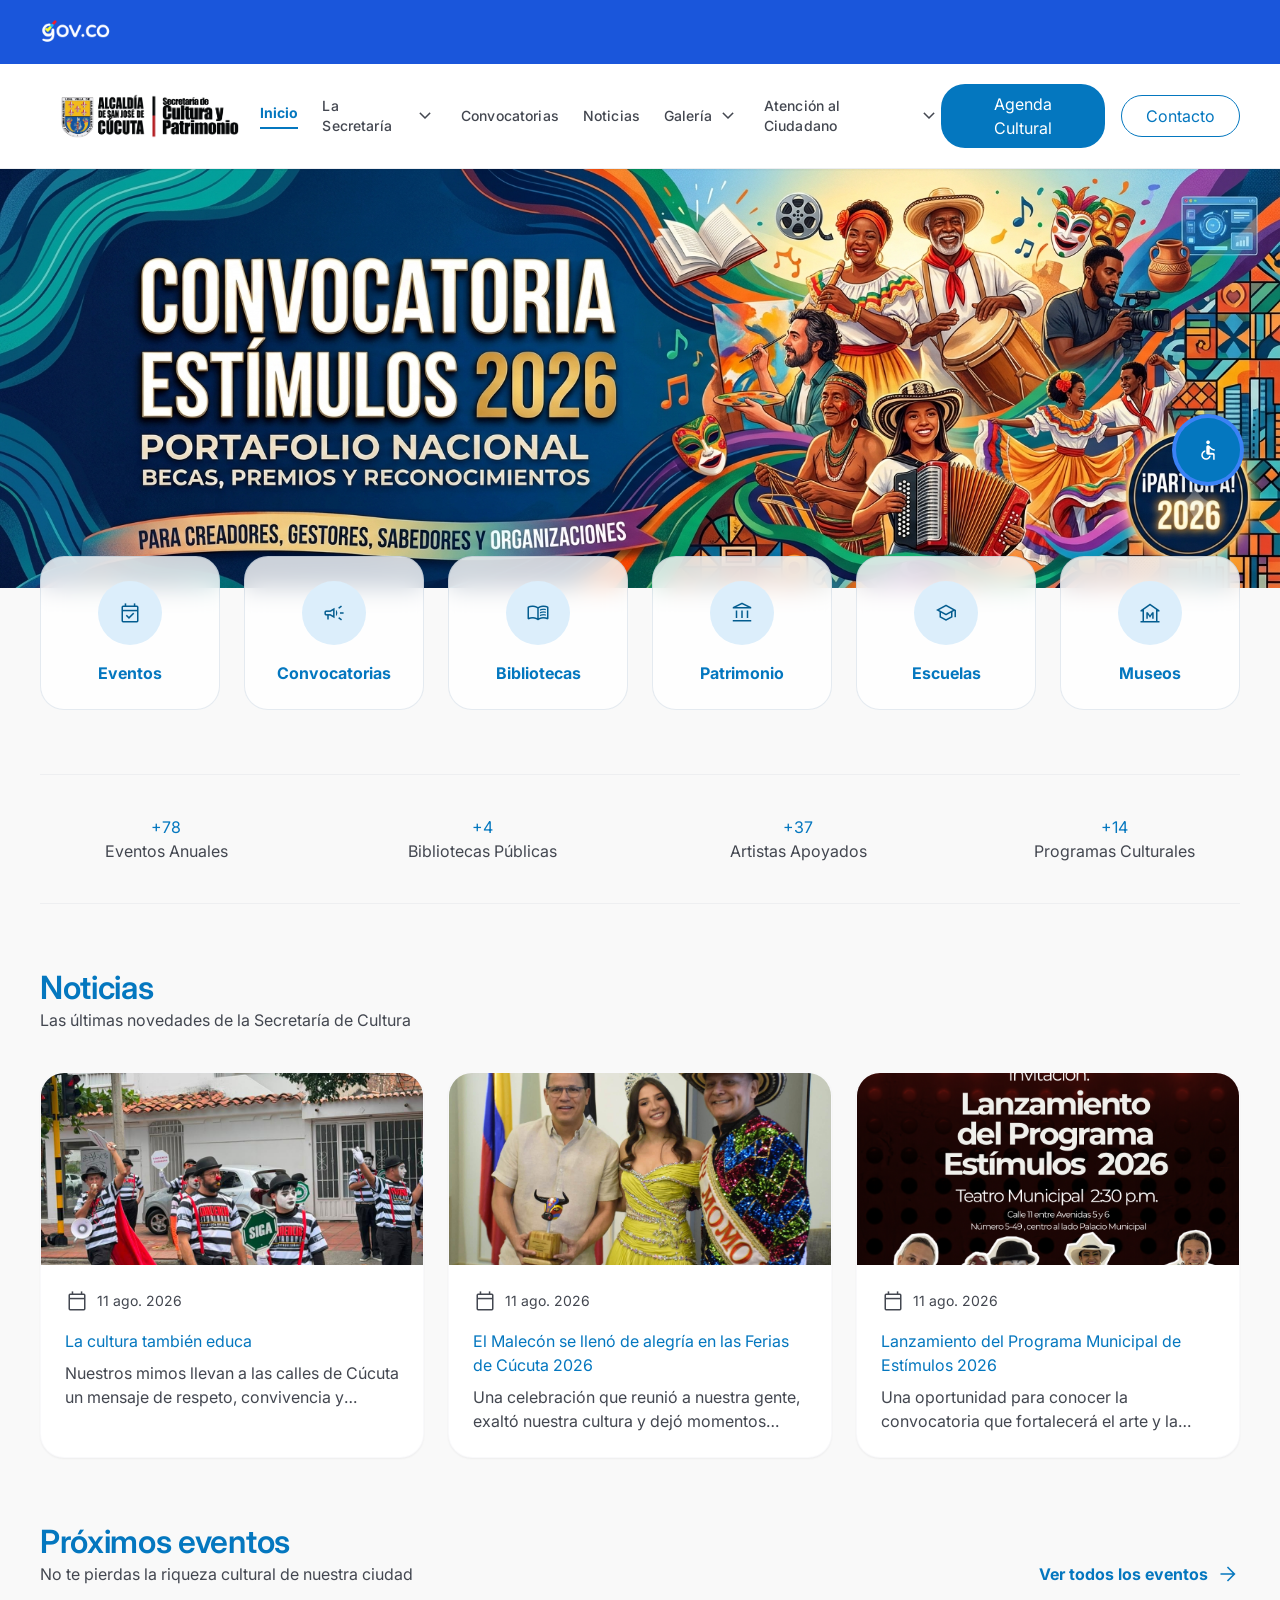
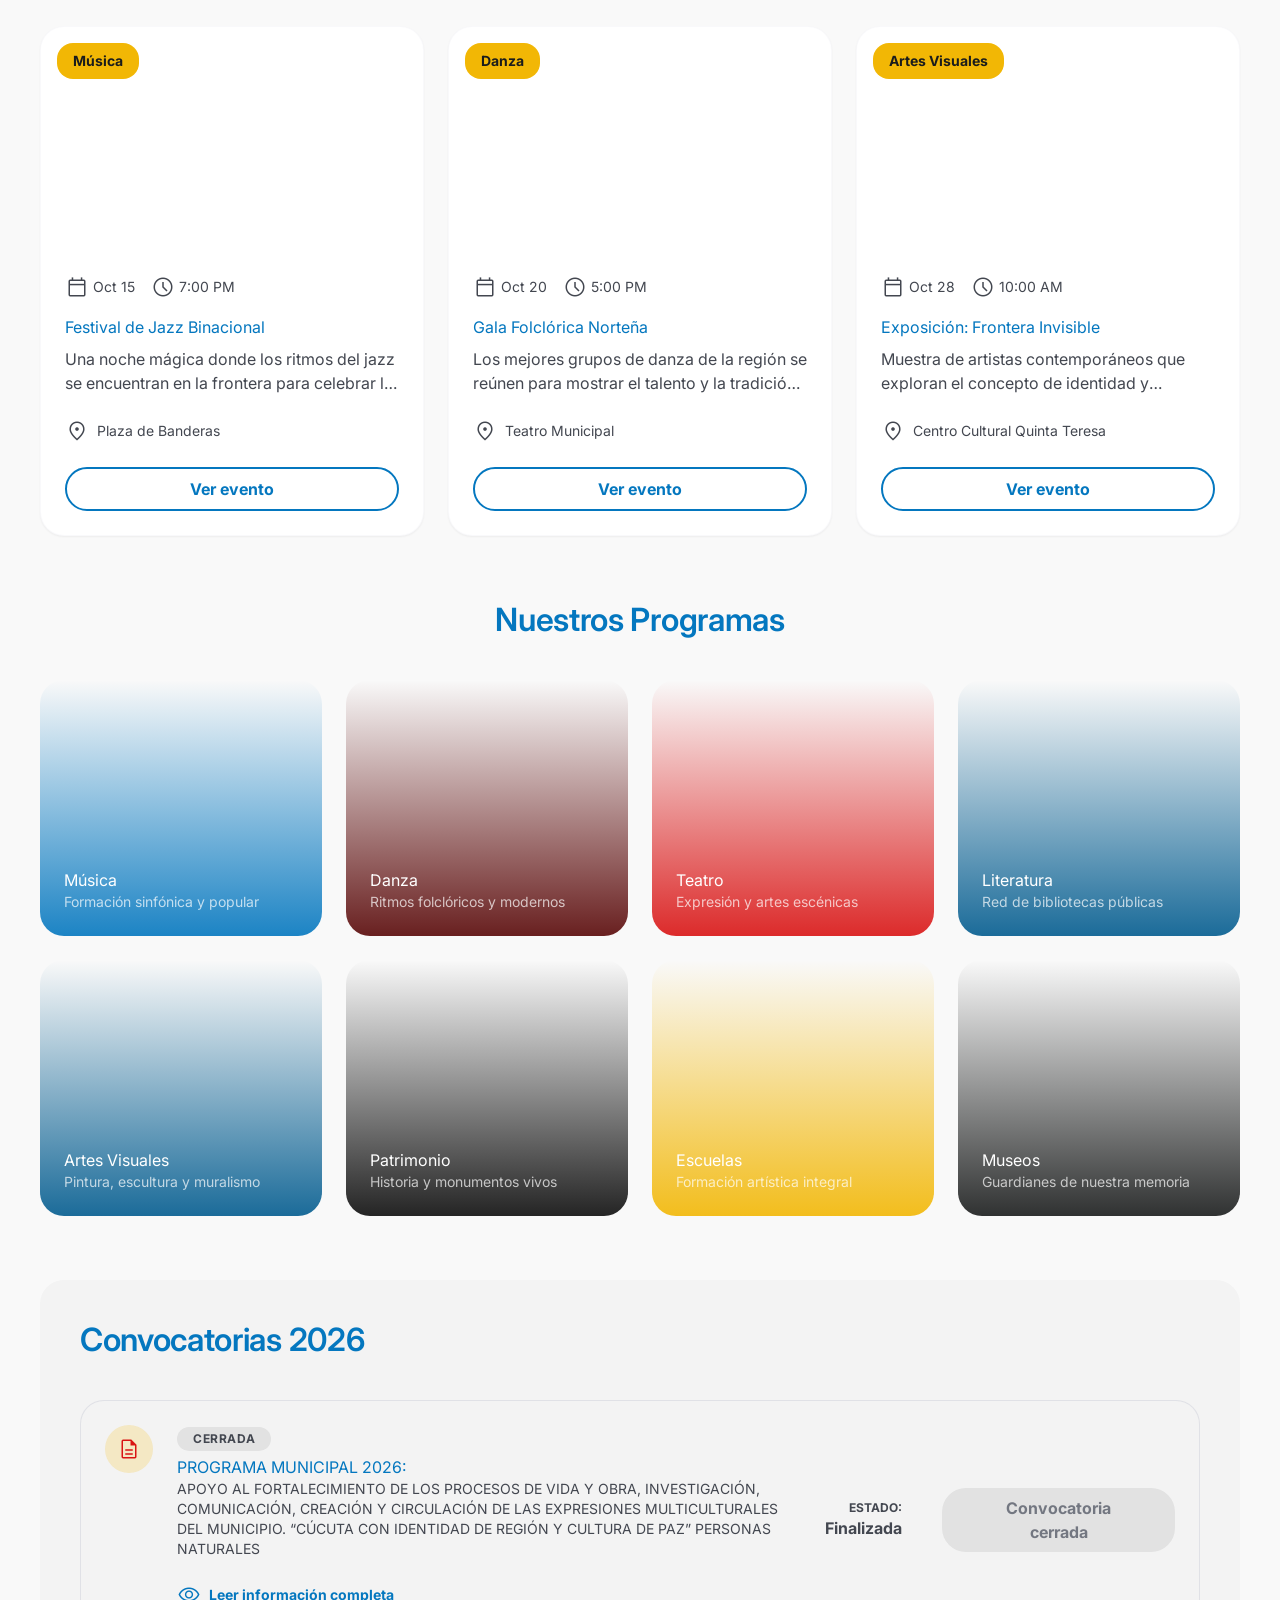
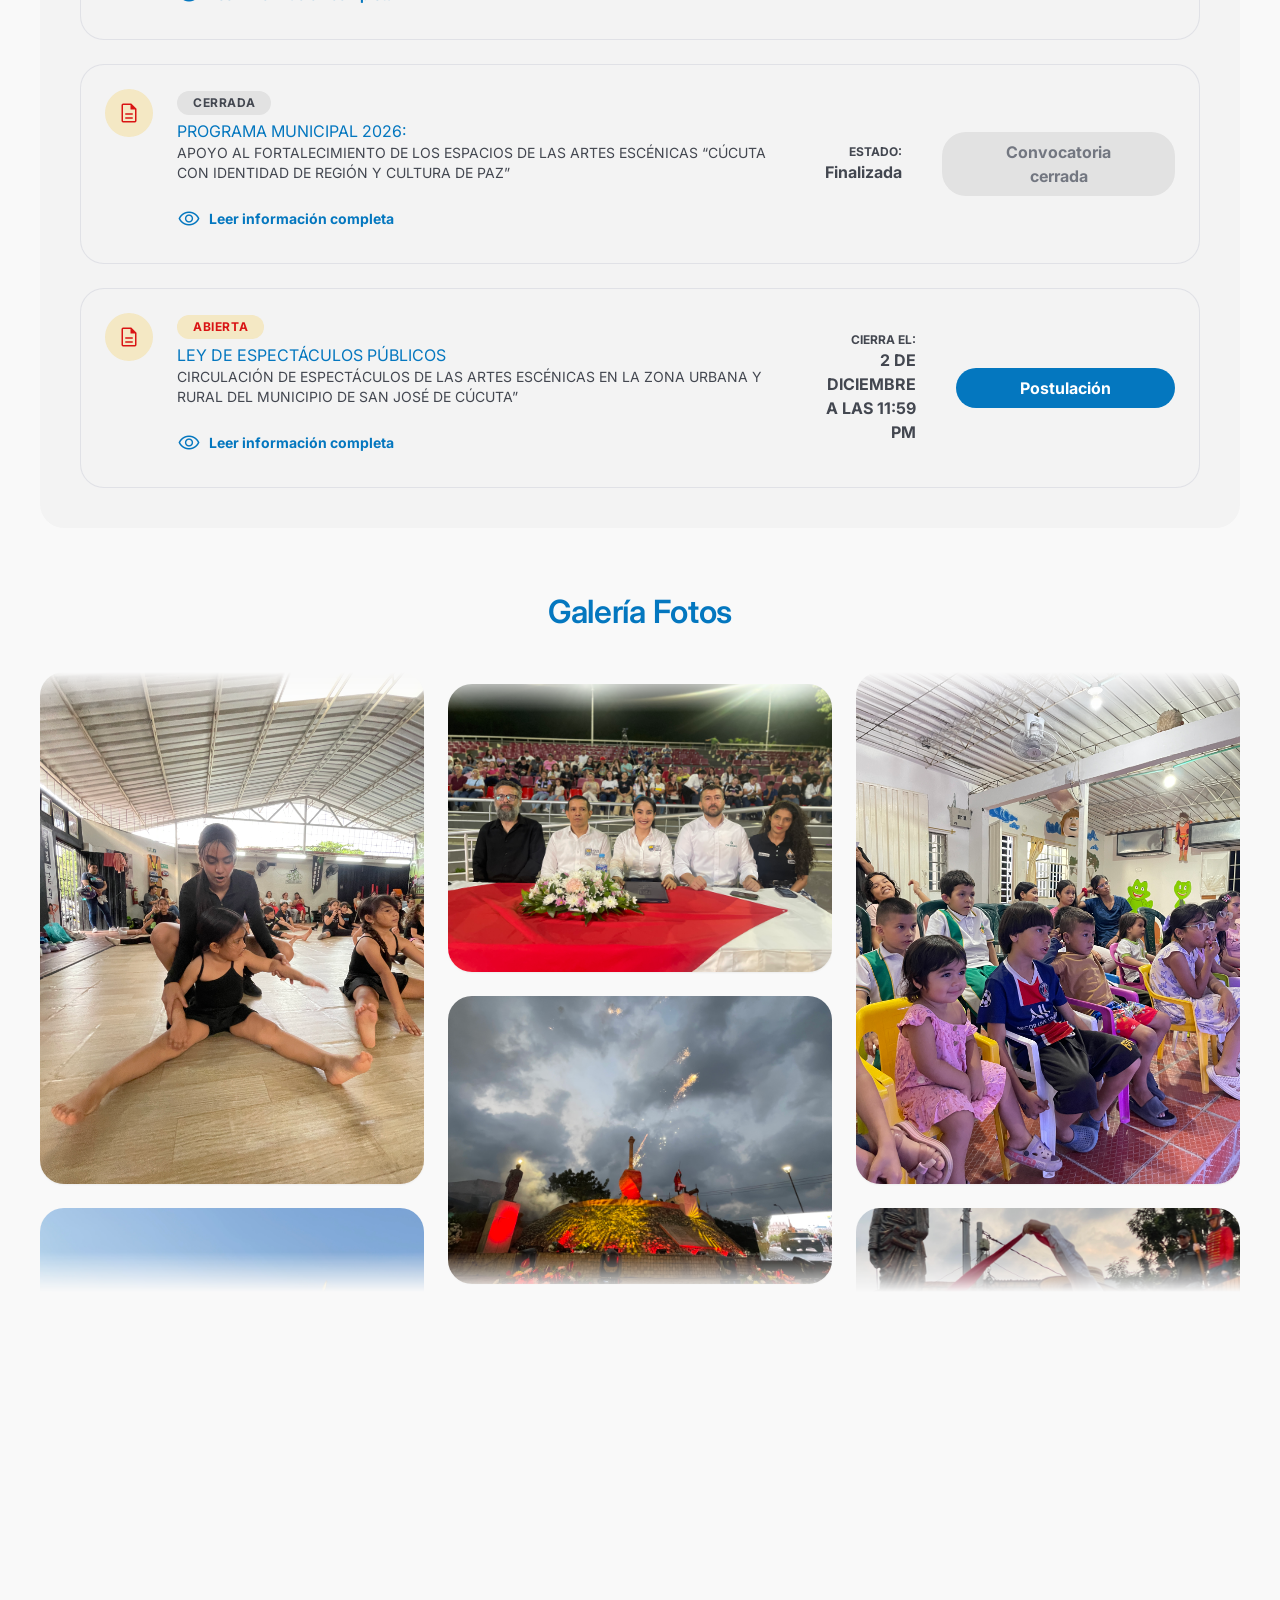
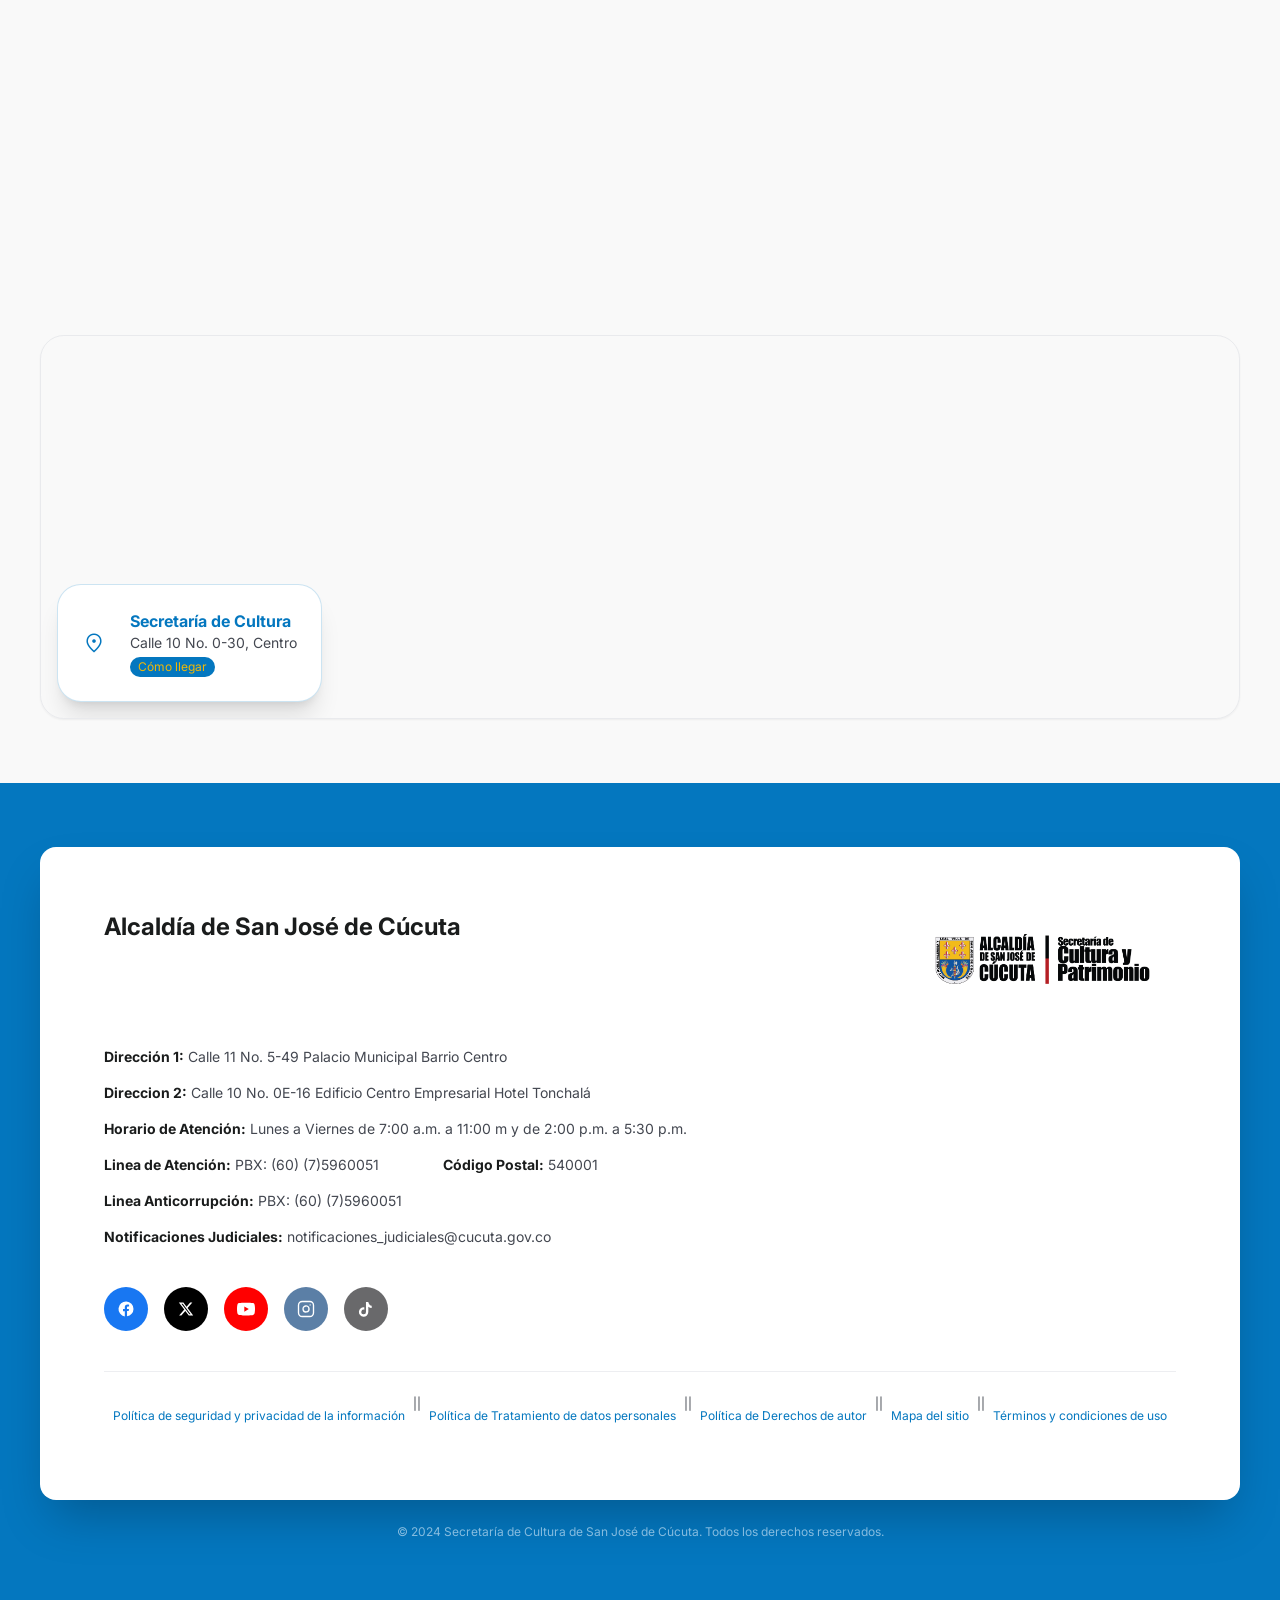
<file: index.html>
<!DOCTYPE html>

<html class="scroll-smooth" lang="es">

<head>
    <meta charset="utf-8" />
    <meta content="width=device-width, initial-scale=1.0" name="viewport" />
    <meta content="Portal cultural de la Secretaría de Cultura y Patrimonio de San José de Cúcuta" name="description" />
    <title>Cúcuta Cultural | Secretaría de Cultura de San José de Cúcuta</title>
    <link href="styles.css" rel="stylesheet" />
    <link href="https://fonts.googleapis.com/css2?family=Inter:wght@300;400;500;600;700;800&amp;display=swap"
        rel="stylesheet" />
    <link
        href="https://fonts.googleapis.com/css2?family=Material+Symbols+Outlined:wght,FILL@100..700,0..1&amp;display=swap"
        rel="stylesheet" />
    <link
        href="https://fonts.googleapis.com/css2?family=Material+Symbols+Outlined:wght,FILL@100..700,0..1&amp;display=swap"
        rel="stylesheet" />
    <style>
        .material-symbols-outlined {
            font-variation-settings: 'FILL' 0, 'wght' 300, 'GRAD' 0, 'opsz' 24;
        }

        .glass-card {
            background: rgba(255, 255, 255, 0.8);
            backdrop-filter: blur(12px);
            border: 1px solid rgba(0, 59, 115, 0.1);
        }

        .text-balance {
            text-wrap: balance;
        }

        .reveal {
            opacity: 0;
            transform: translateY(28px);
            transition: opacity 0.7s cubic-bezier(0.22, 1, 0.36, 1), transform 0.7s cubic-bezier(0.22, 1, 0.36, 1);
        }

        .reveal.is-visible {
            opacity: var(--reveal-opacity, 1);
            transform: translateY(0);
        }

        .reveal-stagger>.reveal:nth-child(1) {
            transition-delay: 0ms;
        }

        .reveal-stagger>.reveal:nth-child(2) {
            transition-delay: 80ms;
        }

        .reveal-stagger>.reveal:nth-child(3) {
            transition-delay: 160ms;
        }

        .reveal-stagger>.reveal:nth-child(4) {
            transition-delay: 240ms;
        }

        .reveal-stagger>.reveal:nth-child(5) {
            transition-delay: 320ms;
        }

        .reveal-stagger>.reveal:nth-child(6) {
            transition-delay: 400ms;
        }

        .reveal-stagger>.reveal:nth-child(7) {
            transition-delay: 480ms;
        }

        .reveal-stagger>.reveal:nth-child(8) {
            transition-delay: 560ms;
        }

        @media (prefers-reduced-motion: reduce) {
            .reveal {
                opacity: 1;
                transform: none;
                transition: none;
            }
        }

        .cascade-viewport {
            height: 620px;
            -webkit-mask-image: linear-gradient(to bottom, transparent 0, black 40px, black calc(100% - 40px), transparent 100%);
            mask-image: linear-gradient(to bottom, transparent 0, black 40px, black calc(100% - 40px), transparent 100%);
        }

        .cascade-col {
            overflow: hidden;
            height: 100%;
        }

        .cascade-col:hover .cascade-track {
            animation-play-state: paused;
        }

        .cascade-track {
            display: flex;
            flex-direction: column;
            gap: 24px;
            animation-timing-function: linear;
            animation-iteration-count: infinite;
        }

        .cascade-track.cascade-up {
            animation-name: cascadeUp;
        }

        .cascade-track.cascade-down {
            animation-name: cascadeDown;
            transform: translateY(-50%);
        }

        @keyframes cascadeUp {
            from {
                transform: translateY(0);
            }

            to {
                transform: translateY(-50%);
            }
        }

        @keyframes cascadeDown {
            from {
                transform: translateY(-50%);
            }

            to {
                transform: translateY(0);
            }
        }

        @media (prefers-reduced-motion: reduce) {
            .cascade-track {
                animation: none;
            }
        }

        html,
        body {
            max-width: 100%;
            overflow-x: clip;
        }

        img {
            max-width: 100%;
        }

        body.a11y-high-contrast > :not(#a11y-widget) { filter: contrast(1.45); }
        body.a11y-low-saturation > :not(#a11y-widget) { filter: grayscale(1); }
        body.a11y-high-contrast.a11y-low-saturation > :not(#a11y-widget) { filter: contrast(1.45) grayscale(1); }
        .a11y-highlight-links a { outline: 3px solid #f2b705 !important; outline-offset: 3px; text-decoration: underline !important; }
        html.a11y-large-text { font-size: 125%; }
        .a11y-letter-spacing { letter-spacing: 0.12em !important; word-spacing: 0.16em !important; }
        .a11y-letter-spacing * { letter-spacing: inherit; }
        .a11y-stop-animations *, .a11y-stop-animations *::before, .a11y-stop-animations *::after { animation: none !important; transition: none !important; scroll-behavior: auto !important; }
        .a11y-hide-images img, .a11y-hide-images [style*="background-image"] { visibility: hidden !important; }
        .a11y-dyslexia, .a11y-dyslexia * { font-family: Arial, Verdana, sans-serif !important; }
        .a11y-large-cursor, .a11y-large-cursor * { cursor: url("data:image/svg+xml,%3Csvg xmlns='http://www.w3.org/2000/svg' width='32' height='32' viewBox='0 0 32 32'%3E%3Cpath d='M3 2v24l7-7 5 11 5-2-5-11h10z' fill='white' stroke='black' stroke-width='2'/%3E%3C/svg%3E") 2 2, auto !important; }
        .a11y-line-height, .a11y-line-height * { line-height: 1.8 !important; }
        .a11y-align-left, .a11y-align-left * { text-align: left !important; }
        [data-a11y-action][aria-pressed="true"] { background: #dceefb !important; color: #035c8f !important; box-shadow: inset 0 0 0 3px #0477bf; }
        #a11y-overlay.a11y-large-panel > div { width: min(96vw, 720px); max-width: 720px; max-height: 92vh; }
        #a11y-toggle-btn.a11y-left, #a11y-overlay.a11y-left { left: 40px; right: auto; }

        @media (max-width: 767px) {
            .cascade-viewport {
                height: 480px;
            }

            #hero-header {
                min-height: 150px;
            }

            #a11y-toggle-btn,
            #a11y-overlay {
                right: 16px;
            }
            #a11y-toggle-btn.a11y-left, #a11y-overlay.a11y-left { left: 16px; right: auto; }
        }
    </style>
</head>

<body class="bg-surface font-body-md text-on-surface">
    <!-- Gov.co Preheader -->
    <div class="fixed top-0 left-0 w-full z-[60] bg-[#1a56db] h-16 flex items-center px-sm md:px-lg" id="gov-preheader">
        <div class="max-w-container-max mx-auto w-full flex items-center">
            <a aria-label="gov.co" href="https://www.gov.co/" rel="noopener" target="_blank">
                <img alt="gov.co" class="h-12 w-auto" src="Colorimetria/ChatGPT Image 16 jul 2026, 16_04_14.png" />
            </a>
        </div>
    </div>
    <!-- Navigation Shell -->
    <nav class="fixed top-16 left-0 w-full z-50 bg-white/95 dark:bg-surface-container/95 backdrop-blur-md shadow-sm border-b border-outline-variant/30 px-sm md:px-lg py-xs"
        id="main-nav">
        <div class="max-w-container-max mx-auto flex justify-between items-center">
            <div class="flex items-center gap-sm">
                <img alt="Secretaría de Cultura y Patrimonio - Alcaldía de San José de Cúcuta"
                    class="h-14 md:h-20 w-auto" src="Colorimetria/CORPORATIVO CULTURA Y PATRIMONIO 2025-01.png" />
            </div>
            <div class="hidden lg:flex items-center gap-md">
                <a class="text-primary font-bold border-b-2 border-primary pb-1 font-label-md text-label-md"
                    href="#">Inicio</a>
                <!-- La Secretaría -->
                <div class="relative group">
                    <a class="flex items-center gap-1 text-on-surface-variant group-hover:text-primary-container transition-colors duration-200 font-label-md text-label-md py-md"
                        href="#">
                        La Secretaría
                        <span
                            class="material-symbols-outlined text-base transition-transform group-hover:rotate-180">expand_more</span>
                    </a>
                    <div
                        class="absolute left-0 top-full pt-2 invisible opacity-0 translate-y-1 group-hover:visible group-hover:opacity-100 group-hover:translate-y-0 transition-all duration-200 z-50">
                        <div
                            class="bg-white shadow-xl rounded-xl border border-outline-variant/20 py-xs min-w-[220px] overflow-hidden">
                            <a class="block mx-xs px-md py-xs rounded-lg text-on-surface-variant hover:bg-primary hover:text-white transition-colors duration-150 font-label-md text-label-md"
                                href="#">Misión y Visión</a>
                            <a class="block mx-xs px-md py-xs rounded-lg text-on-surface-variant hover:bg-primary hover:text-white transition-colors duration-150 font-label-md text-label-md"
                                href="#">Organigrama</a>
                            <a class="block mx-xs px-md py-xs rounded-lg text-on-surface-variant hover:bg-primary hover:text-white transition-colors duration-150 font-label-md text-label-md"
                                href="#">Equipo de Trabajo</a>
                            <a class="block mx-xs px-md py-xs rounded-lg text-on-surface-variant hover:bg-primary hover:text-white transition-colors duration-150 font-label-md text-label-md"
                                href="#">Funciones</a>
                        </div>
                    </div>
                </div>
                <a class="text-on-surface-variant hover:text-primary-container transition-colors duration-200 font-label-md text-label-md"
                    href="#convocatorias-abiertas">Convocatorias</a>
                <a class="text-on-surface-variant hover:text-primary-container transition-colors duration-200 font-label-md text-label-md"
                    href="#noticias">Noticias</a>
                <!-- Galería -->
                <div class="relative group">
                    <a class="flex items-center gap-1 text-on-surface-variant group-hover:text-primary-container transition-colors duration-200 font-label-md text-label-md py-md"
                        href="#">
                        Galería
                        <span
                            class="material-symbols-outlined text-base transition-transform group-hover:rotate-180">expand_more</span>
                    </a>
                    <div
                        class="absolute left-0 top-full pt-2 invisible opacity-0 translate-y-1 group-hover:visible group-hover:opacity-100 group-hover:translate-y-0 transition-all duration-200 z-50">
                        <div
                            class="bg-white shadow-xl rounded-xl border border-outline-variant/20 py-xs min-w-[180px] overflow-hidden">
                            <a class="block mx-xs px-md py-xs rounded-lg text-on-surface-variant hover:bg-primary hover:text-white transition-colors duration-150 font-label-md text-label-md"
                                href="#galeria-imagenes">Fotos</a>
                            <a class="block mx-xs px-md py-xs rounded-lg text-on-surface-variant hover:bg-primary hover:text-white transition-colors duration-150 font-label-md text-label-md"
                                href="#galeria-video">Videos</a>
                        </div>
                    </div>
                </div>
                <!-- Atención al Ciudadano -->
                <div class="relative group">
                    <a class="flex items-center gap-1 text-on-surface-variant group-hover:text-primary-container transition-colors duration-200 font-label-md text-label-md py-md"
                        href="#">
                        Atención al Ciudadano
                        <span
                            class="material-symbols-outlined text-base transition-transform group-hover:rotate-180">expand_more</span>
                    </a>
                    <div
                        class="absolute right-0 top-full pt-2 invisible opacity-0 translate-y-1 group-hover:visible group-hover:opacity-100 group-hover:translate-y-0 transition-all duration-200 z-50">
                        <div
                            class="bg-white shadow-xl rounded-xl border border-outline-variant/20 py-xs min-w-[220px] overflow-hidden">
                            <a class="block mx-xs px-md py-xs rounded-lg text-on-surface-variant hover:bg-primary hover:text-white transition-colors duration-150 font-label-md text-label-md"
                                href="#">PQRS</a>
                            <a class="block mx-xs px-md py-xs rounded-lg text-on-surface-variant hover:bg-primary hover:text-white transition-colors duration-150 font-label-md text-label-md"
                                href="#">Trámites y Servicios</a>
                            <a class="block mx-xs px-md py-xs rounded-lg text-on-surface-variant hover:bg-primary hover:text-white transition-colors duration-150 font-label-md text-label-md"
                                href="#">Contacto</a>
                            <a class="block mx-xs px-md py-xs rounded-lg text-on-surface-variant hover:bg-primary hover:text-white transition-colors duration-150 font-label-md text-label-md"
                                href="#">Preguntas Frecuentes</a>
                        </div>
                    </div>
                </div>
            </div>
            <div class="hidden lg:flex items-center gap-sm">
                <button
                    class="bg-primary text-on-primary px-md py-xs rounded-xl font-label-md hover:bg-primary-container transition-all">Agenda
                    Cultural</button>
                <button
                    class="border border-primary text-primary px-md py-xs rounded-xl font-label-md hover:bg-primary/5 transition-all">Contacto</button>
            </div>
            <button aria-controls="mobile-menu" aria-expanded="false" aria-label="Abrir menú principal"
                class="lg:hidden w-11 h-11 rounded-xl border border-primary text-primary flex items-center justify-center"
                id="mobile-menu-toggle">
                <span class="material-symbols-outlined">menu</span>
            </button>
        </div>
        <div class="hidden lg:hidden pt-sm pb-xs border-t border-outline-variant/30 mt-xs" id="mobile-menu">
            <div class="flex flex-col gap-xs">
                <a class="px-sm py-xs rounded-lg bg-primary-fixed text-primary font-bold" href="#">Inicio</a>
                <a class="px-sm py-xs rounded-lg text-on-surface-variant"
                    href="#convocatorias-abiertas">Convocatorias</a>
                <a class="px-sm py-xs rounded-lg text-on-surface-variant" href="#noticias">Noticias</a>
                <a class="px-sm py-xs rounded-lg text-on-surface-variant" href="#galeria-imagenes">Galería de fotos</a>
                <a class="px-sm py-xs rounded-lg text-on-surface-variant" href="#galeria-video">Galería de videos</a>
                <div class="grid grid-cols-2 gap-xs pt-xs">
                    <a class="bg-primary text-white text-center px-sm py-xs rounded-xl font-bold" href="#">Agenda
                        Cultural</a>
                    <a class="border border-primary text-primary text-center px-sm py-xs rounded-xl font-bold"
                        href="#">Contacto</a>
                </div>
            </div>
        </div>
    </nav>
    <!-- Hero Section -->
    <header class="relative aspect-[1808/592] w-full flex items-center justify-center overflow-hidden" id="hero-header">
        <div class="absolute inset-0 z-0" id="hero-carousel">
            <div class="hero-slide absolute inset-0 bg-contain bg-center bg-no-repeat opacity-100 transition-opacity duration-1000"
                style="background-image: url('Colorimetria/banner-hero/convocatoria-estimulos-2026.png')">
            </div>
            <div class="hero-slide absolute inset-0 bg-contain bg-center bg-no-repeat opacity-0 transition-opacity duration-1000"
                style="background-image: url('Colorimetria/banner-hero/secretaria-cultura-cucuta.png')">
            </div>
            <div class="hero-slide absolute inset-0 bg-contain bg-center bg-no-repeat opacity-0 transition-opacity duration-1000"
                style="background-image: url('Colorimetria/banner-hero/corporativo-estimulos-2026.png')">
            </div>
        </div>
    </header>
    <main class="max-w-container-max mx-auto px-sm md:px-lg py-xl space-y-xl">
        <!-- Quick Access -->
        <section class="grid grid-cols-2 md:grid-cols-3 lg:grid-cols-6 gap-md -mt-12 md:-mt-24 relative z-20 reveal-stagger">
            <a class="reveal glass-card p-md rounded-xl flex flex-col items-center text-center gap-sm hover:translate-y-[-8px] transition-all group"
                href="#">
                <div
                    class="w-16 h-16 rounded-full bg-primary-fixed flex items-center justify-center text-primary-container group-hover:bg-secondary-container transition-colors">
                    <span class="material-symbols-outlined text-4xl">event_available</span>
                </div>
                <span class="font-label-md text-primary font-bold">Eventos</span>
            </a>
            <a class="reveal glass-card p-md rounded-xl flex flex-col items-center text-center gap-sm hover:translate-y-[-8px] transition-all group"
                href="#convocatorias-abiertas">
                <div
                    class="w-16 h-16 rounded-full bg-primary-fixed flex items-center justify-center text-primary-container group-hover:bg-secondary-container transition-colors">
                    <span class="material-symbols-outlined text-4xl">campaign</span>
                </div>
                <span class="font-label-md text-primary font-bold">Convocatorias</span>
            </a>
            <a class="reveal glass-card p-md rounded-xl flex flex-col items-center text-center gap-sm hover:translate-y-[-8px] transition-all group"
                href="bibliotecas.html">
                <div
                    class="w-16 h-16 rounded-full bg-primary-fixed flex items-center justify-center text-primary-container group-hover:bg-secondary-container transition-colors">
                    <span class="material-symbols-outlined text-4xl">menu_book</span>
                </div>
                <span class="font-label-md text-primary font-bold">Bibliotecas</span>
            </a>
            <a class="reveal glass-card p-md rounded-xl flex flex-col items-center text-center gap-sm hover:translate-y-[-8px] transition-all group"
                href="#">
                <div
                    class="w-16 h-16 rounded-full bg-primary-fixed flex items-center justify-center text-primary-container group-hover:bg-secondary-container transition-colors">
                    <span class="material-symbols-outlined text-4xl">account_balance</span>
                </div>
                <span class="font-label-md text-primary font-bold">Patrimonio</span>
            </a>
            <a class="reveal glass-card p-md rounded-xl flex flex-col items-center text-center gap-sm hover:translate-y-[-8px] transition-all group"
                href="#">
                <div
                    class="w-16 h-16 rounded-full bg-primary-fixed flex items-center justify-center text-primary-container group-hover:bg-secondary-container transition-colors">
                    <span class="material-symbols-outlined text-4xl">school</span>
                </div>
                <span class="font-label-md text-primary font-bold">Escuelas</span>
            </a>
            <a class="reveal glass-card p-md rounded-xl flex flex-col items-center text-center gap-sm hover:translate-y-[-8px] transition-all group"
                href="#">
                <div
                    class="w-16 h-16 rounded-full bg-primary-fixed flex items-center justify-center text-primary-container group-hover:bg-secondary-container transition-colors">
                    <span class="material-symbols-outlined text-4xl">museum</span>
                </div>
                <span class="font-label-md text-primary font-bold">Museos</span>
            </a>
        </section>
        <!-- Stats Section -->
        <section class="grid grid-cols-2 lg:grid-cols-4 gap-xl py-lg border-y border-outline-variant/20 reveal-stagger">
            <div class="reveal text-center">
                <div class="font-display-lg text-primary" id="stat-1">+250</div>
                <div class="font-label-md text-on-surface-variant">Eventos Anuales</div>
            </div>
            <div class="reveal text-center">
                <div class="font-display-lg text-primary" id="stat-2">+15</div>
                <div class="font-label-md text-on-surface-variant">Bibliotecas Públicas</div>
            </div>
            <div class="reveal text-center">
                <div class="font-display-lg text-primary" id="stat-3">+120</div>
                <div class="font-label-md text-on-surface-variant">Artistas Apoyados</div>
            </div>
            <div class="reveal text-center">
                <div class="font-display-lg text-primary" id="stat-4">+45</div>
                <div class="font-label-md text-on-surface-variant">Programas Culturales</div>
            </div>
        </section>
        <!-- News -->
        <section class="scroll-mt-32" id="noticias">
            <div class="reveal flex justify-between items-end mb-lg">
                <div>
                    <h2 class="font-headline-lg text-headline-lg text-primary">Noticias</h2>
                    <p class="text-on-surface-variant">Las últimas novedades de la Secretaría de Cultura</p>
                </div>
            </div>
            <div class="grid grid-cols-1 md:grid-cols-2 lg:grid-cols-3 gap-md reveal-stagger">
                <div class="reveal news-card group bg-white rounded-xl overflow-hidden shadow-sm hover:shadow-xl transition-shadow border border-outline-variant/10 cursor-pointer"
                    data-content="🎭 La cultura también educa. Nuestros mimos llevan a las calles de Cúcuta un mensaje de respeto, convivencia y conciencia ciudadana. 🚦🤝 Cumplir las normas también es aportar a la Cúcuta que soñamos. 💛❤️"
                    data-image="Colorimetria/noticias/la-cultura-tambien-educa-mimos-cucuta.png"
                    data-image-fit="contain"
                    data-title="La cultura también educa">
                    <div class="h-48 overflow-hidden bg-surface-container">
                        <div class="w-full h-full bg-cover bg-center group-hover:scale-110 transition-transform duration-500"
                            style="background-image: url('Colorimetria/noticias/la-cultura-tambien-educa-mimos-cucuta.png')">
                        </div>
                    </div>
                    <div class="p-md">
                        <div class="flex items-center gap-xs text-on-surface-variant text-sm mb-sm">
                            <span class="material-symbols-outlined text-sm">calendar_today</span> 11 ago. 2026
                        </div>
                        <h3 class="font-headline-md mb-xs text-primary group-hover:text-secondary transition-colors">
                            La cultura también educa</h3>
                        <p class="text-on-surface-variant line-clamp-2">Nuestros mimos llevan a las calles de Cúcuta
                            un mensaje de respeto, convivencia y conciencia ciudadana.</p>
                    </div>
                </div>
                <div class="reveal news-card group bg-white rounded-xl overflow-hidden shadow-sm hover:shadow-xl transition-shadow border border-outline-variant/10 cursor-pointer"
                    data-content="🎉 El Malecón se llenó de alegría en las Ferias de Cúcuta 2026. Una celebración que reunió a nuestra gente, exaltó nuestra cultura y dejó momentos inolvidables en el corazón de los cucuteños. 💛❤️"
                    data-image="Colorimetria/noticias/ferias-cucuta-2026-malecon.jpeg"
                    data-title="El Malecón se llenó de alegría en las Ferias de Cúcuta 2026">
                    <div class="h-48 overflow-hidden bg-surface-container">
                        <div class="w-full h-full bg-cover bg-center group-hover:scale-110 transition-transform duration-500"
                            style="background-image: url('Colorimetria/noticias/ferias-cucuta-2026-malecon.jpeg')">
                        </div>
                    </div>
                    <div class="p-md">
                        <div class="flex items-center gap-xs text-on-surface-variant text-sm mb-sm">
                            <span class="material-symbols-outlined text-sm">calendar_today</span> 11 ago. 2026
                        </div>
                        <h3 class="font-headline-md mb-xs text-primary group-hover:text-secondary transition-colors">
                            El Malecón se llenó de alegría en las Ferias de Cúcuta 2026</h3>
                        <p class="text-on-surface-variant line-clamp-2">Una celebración que reunió a nuestra gente,
                            exaltó nuestra cultura y dejó momentos inolvidables.</p>
                    </div>
                </div>
                <div class="reveal news-card group bg-white rounded-xl overflow-hidden shadow-sm hover:shadow-xl transition-shadow border border-outline-variant/10 cursor-pointer"
                    data-content="🎭✨ ¡Llegó el momento de impulsar el talento cucuteño! Te invitamos al lanzamiento del Programa Municipal de Estímulos 2026, una oportunidad para conocer la convocatoria que fortalecerá el arte y la cultura de nuestra ciudad. 📅 Martes 11 de agosto · 🕝 2:30 p. m. · 📍 Teatro Municipal de la Alcaldía de Cúcuta. ¡Te esperamos! 🎨"
                    data-image="Colorimetria/noticias/lanzamiento-programa-estimulos-2026.png"
                    data-image-fit="contain"
                    data-title="Lanzamiento del Programa Municipal de Estímulos 2026">
                    <div class="h-48 overflow-hidden bg-surface-container">
                        <div class="w-full h-full bg-cover bg-center group-hover:scale-110 transition-transform duration-500"
                            style="background-image: url('Colorimetria/noticias/lanzamiento-programa-estimulos-2026.png')">
                        </div>
                    </div>
                    <div class="p-md">
                        <div class="flex items-center gap-xs text-on-surface-variant text-sm mb-sm">
                            <span class="material-symbols-outlined text-sm">calendar_today</span> 11 ago. 2026
                        </div>
                        <h3 class="font-headline-md mb-xs text-primary group-hover:text-secondary transition-colors">
                            Lanzamiento del Programa Municipal de Estímulos 2026</h3>
                        <p class="text-on-surface-variant line-clamp-2">Una oportunidad para conocer la convocatoria
                            que fortalecerá el arte y la cultura de nuestra ciudad.</p>
                    </div>
                </div>
        </section>
        <!-- News Modal -->
        <div class="hidden fixed inset-0 z-[80] bg-black/50 items-center justify-center p-md" id="news-modal">
            <div class="bg-white rounded-xl max-w-3xl w-full max-h-[88vh] overflow-y-auto">
                <div class="relative">
                    <div class="w-full aspect-video bg-cover bg-center" id="news-modal-image"></div>
                    <button aria-label="Cerrar noticia"
                        class="absolute top-sm right-sm w-9 h-9 rounded-full bg-white/90 flex items-center justify-center shadow hover:bg-white transition-colors"
                        id="news-modal-close">
                        <span class="material-symbols-outlined text-primary">close</span>
                    </button>
                </div>
                <div class="p-lg">
                    <h3 class="font-headline-lg text-2xl md:text-headline-lg text-primary mb-sm" id="news-modal-title"></h3>
                    <div class="text-on-surface-variant mb-md" id="news-modal-content"></div>
                    <a class="text-primary font-bold inline-flex items-center gap-xs hover:gap-sm transition-all"
                        href="#" id="news-modal-source" rel="noopener" target="_blank">
                        Leer nota completa
                        <span class="material-symbols-outlined">arrow_forward</span>
                    </a>
                </div>
            </div>
        </div>
        <!-- Cultural Agenda -->
        <section>
            <div class="reveal flex justify-between items-end mb-lg">
                <div>
                    <h2 class="font-headline-lg text-headline-lg text-primary">Próximos eventos</h2>
                    <p class="text-on-surface-variant">No te pierdas la riqueza cultural de nuestra ciudad</p>
                </div>
                <button class="text-primary font-bold flex items-center gap-xs hover:gap-sm transition-all">
                    Ver todos los eventos <span class="material-symbols-outlined">arrow_forward</span>
                </button>
            </div>
            <div class="grid grid-cols-1 md:grid-cols-3 gap-md reveal-stagger">
                <!-- Event Card 1 -->
                <div
                    class="reveal group bg-white rounded-xl overflow-hidden shadow-sm hover:shadow-xl transition-shadow border border-outline-variant/10">
                    <div class="h-56 relative overflow-hidden">
                        <div class="w-full h-full bg-cover bg-center group-hover:scale-110 transition-transform duration-500"
                            style="background-image: url('https://upload.wikimedia.org/wikipedia/commons/thumb/9/9e/Banderas_y_la_estatua_de_Sim%C3%B3n_Bol%C3%ADvar_en_C%C3%BAcuta.JPG/960px-Banderas_y_la_estatua_de_Sim%C3%B3n_Bol%C3%ADvar_en_C%C3%BAcuta.JPG')">
                        </div>
                        <div
                            class="absolute top-sm left-sm bg-secondary-container text-on-secondary-container px-sm py-xs rounded-lg font-bold text-sm">
                            Música
                        </div>
                    </div>
                    <div class="p-md">
                        <div class="flex gap-sm mb-sm text-on-surface-variant text-sm">
                            <span class="flex items-center gap-1"><span
                                    class="material-symbols-outlined text-sm">calendar_today</span> Oct 15</span>
                            <span class="flex items-center gap-1"><span
                                    class="material-symbols-outlined text-sm">schedule</span> 7:00 PM</span>
                        </div>
                        <h3 class="font-headline-md mb-xs text-primary group-hover:text-secondary transition-colors">
                            Festival de Jazz Binacional</h3>
                        <p class="text-on-surface-variant mb-md line-clamp-2">Una noche mágica donde los ritmos del jazz
                            se encuentran en la frontera para celebrar la hermandad.</p>
                        <div class="flex items-center gap-xs text-sm text-on-surface-variant mb-md">
                            <span class="material-symbols-outlined text-sm">location_on</span> Plaza de Banderas
                        </div>
                        <button
                            class="w-full py-xs border-2 border-primary text-primary rounded-xl font-bold hover:bg-primary hover:text-white transition-all">Ver
                            evento</button>
                    </div>
                </div>
                <!-- Event Card 2 -->
                <div
                    class="reveal group bg-white rounded-xl overflow-hidden shadow-sm hover:shadow-xl transition-shadow border border-outline-variant/10">
                    <div class="h-56 relative overflow-hidden">
                        <div class="w-full h-full bg-cover bg-center group-hover:scale-110 transition-transform duration-500"
                            style="background-image: url('https://tile.openstreetmap.org/15/9784/15663.png')"></div>
                        <div
                            class="absolute top-sm left-sm bg-secondary-container text-on-secondary-container px-sm py-xs rounded-lg font-bold text-sm">
                            Danza
                        </div>
                    </div>
                    <div class="p-md">
                        <div class="flex gap-sm mb-sm text-on-surface-variant text-sm">
                            <span class="flex items-center gap-1"><span
                                    class="material-symbols-outlined text-sm">calendar_today</span> Oct 20</span>
                            <span class="flex items-center gap-1"><span
                                    class="material-symbols-outlined text-sm">schedule</span> 5:00 PM</span>
                        </div>
                        <h3 class="font-headline-md mb-xs text-primary group-hover:text-secondary transition-colors">
                            Gala Folclórica Norteña</h3>
                        <p class="text-on-surface-variant mb-md line-clamp-2">Los mejores grupos de danza de la región
                            se reúnen para mostrar el talento y la tradición cucuteña.</p>
                        <div class="flex items-center gap-xs text-sm text-on-surface-variant mb-md">
                            <span class="material-symbols-outlined text-sm">location_on</span> Teatro Municipal
                        </div>
                        <button
                            class="w-full py-xs border-2 border-primary text-primary rounded-xl font-bold hover:bg-primary hover:text-white transition-all">Ver
                            evento</button>
                    </div>
                </div>
                <!-- Event Card 3 -->
                <div
                    class="reveal group bg-white rounded-xl overflow-hidden shadow-sm hover:shadow-xl transition-shadow border border-outline-variant/10">
                    <div class="h-56 relative overflow-hidden">
                        <div class="w-full h-full bg-cover bg-center group-hover:scale-110 transition-transform duration-500"
                            style="background-image: url('https://upload.wikimedia.org/wikipedia/commons/thumb/4/42/Casa_Quinta_Teresa_C%C3%BAcuta.jpeg/960px-Casa_Quinta_Teresa_C%C3%BAcuta.jpeg')">
                        </div>
                        <div
                            class="absolute top-sm left-sm bg-secondary-container text-on-secondary-container px-sm py-xs rounded-lg font-bold text-sm">
                            Artes Visuales
                        </div>
                    </div>
                    <div class="p-md">
                        <div class="flex gap-sm mb-sm text-on-surface-variant text-sm">
                            <span class="flex items-center gap-1"><span
                                    class="material-symbols-outlined text-sm">calendar_today</span> Oct 28</span>
                            <span class="flex items-center gap-1"><span
                                    class="material-symbols-outlined text-sm">schedule</span> 10:00 AM</span>
                        </div>
                        <h3 class="font-headline-md mb-xs text-primary group-hover:text-secondary transition-colors">
                            Exposición: Frontera Invisible</h3>
                        <p class="text-on-surface-variant mb-md line-clamp-2">Muestra de artistas contemporáneos que
                            exploran el concepto de identidad y territorio en el borde.</p>
                        <div class="flex items-center gap-xs text-sm text-on-surface-variant mb-md">
                            <span class="material-symbols-outlined text-sm">location_on</span> Centro Cultural Quinta
                            Teresa
                        </div>
                        <button
                            class="w-full py-xs border-2 border-primary text-primary rounded-xl font-bold hover:bg-primary hover:text-white transition-all">Ver
                            evento</button>
                    </div>
                </div>
            </div>
        </section>
        <!-- Cultural Programs Grid -->
        <section>
            <h2 class="reveal font-headline-lg text-headline-lg text-primary mb-lg text-center">Nuestros Programas</h2>
            <div class="grid grid-cols-1 md:grid-cols-2 lg:grid-cols-4 gap-md reveal-stagger">
                <div class="reveal relative h-64 rounded-xl overflow-hidden group cursor-pointer">
                    <div class="absolute inset-0 bg-cover bg-center group-hover:scale-110 transition-transform duration-500"
                        style="background-image: url('https://upload.wikimedia.org/wikipedia/commons/thumb/d/dc/Parque_Santander_C%C3%BAcuta.JPG/960px-Parque_Santander_C%C3%BAcuta.JPG')">
                    </div>
                    <div class="absolute inset-0 bg-gradient-to-t from-primary/90 to-transparent"></div>
                    <div class="absolute bottom-0 left-0 p-md">
                        <h4 class="text-white font-headline-md">Música</h4>
                        <p class="text-white/70 text-sm">Formación sinfónica y popular</p>
                    </div>
                </div>
                <div class="reveal relative h-64 rounded-xl overflow-hidden group cursor-pointer">
                    <div class="absolute inset-0 bg-cover bg-center group-hover:scale-110 transition-transform duration-500"
                        style="background-image: url('https://upload.wikimedia.org/wikipedia/commons/thumb/9/9e/Banderas_y_la_estatua_de_Sim%C3%B3n_Bol%C3%ADvar_en_C%C3%BAcuta.JPG/960px-Banderas_y_la_estatua_de_Sim%C3%B3n_Bol%C3%ADvar_en_C%C3%BAcuta.JPG')">
                    </div>
                    <div class="absolute inset-0 bg-gradient-to-t from-tertiary/90 to-transparent"></div>
                    <div class="absolute bottom-0 left-0 p-md">
                        <h4 class="text-white font-headline-md">Danza</h4>
                        <p class="text-white/70 text-sm">Ritmos folclóricos y modernos</p>
                    </div>
                </div>
                <div class="reveal relative h-64 rounded-xl overflow-hidden group cursor-pointer">
                    <div class="absolute inset-0 bg-cover bg-center group-hover:scale-110 transition-transform duration-500"
                        style="background-image: url('https://tile.openstreetmap.org/15/9784/15663.png')"></div>
                    <div class="absolute inset-0 bg-gradient-to-t from-secondary/90 to-transparent"></div>
                    <div class="absolute bottom-0 left-0 p-md">
                        <h4 class="text-white font-headline-md">Teatro</h4>
                        <p class="text-white/70 text-sm">Expresión y artes escénicas</p>
                    </div>
                </div>
                <div class="reveal relative h-64 rounded-xl overflow-hidden group cursor-pointer">
                    <div class="absolute inset-0 bg-cover bg-center group-hover:scale-110 transition-transform duration-500"
                        style="background-image: url('https://upload.wikimedia.org/wikipedia/commons/thumb/e/ef/C%C3%BAcuta_-_Biblioteca_Julio_P%C3%A9rez_Ferrero.jpg/960px-C%C3%BAcuta_-_Biblioteca_Julio_P%C3%A9rez_Ferrero.jpg')">
                    </div>
                    <div class="absolute inset-0 bg-gradient-to-t from-on-primary-fixed-variant/90 to-transparent">
                    </div>
                    <div class="absolute bottom-0 left-0 p-md">
                        <h4 class="text-white font-headline-md">Literatura</h4>
                        <p class="text-white/70 text-sm">Red de bibliotecas públicas</p>
                    </div>
                </div>
                <div class="reveal relative h-64 rounded-xl overflow-hidden group cursor-pointer">
                    <div class="absolute inset-0 bg-cover bg-center group-hover:scale-110 transition-transform duration-500"
                        style="background-image: url('https://upload.wikimedia.org/wikipedia/commons/thumb/4/42/Casa_Quinta_Teresa_C%C3%BAcuta.jpeg/960px-Casa_Quinta_Teresa_C%C3%BAcuta.jpeg')">
                    </div>
                    <div class="absolute inset-0 bg-gradient-to-t from-primary-container/90 to-transparent"></div>
                    <div class="absolute bottom-0 left-0 p-md">
                        <h4 class="text-white font-headline-md">Artes Visuales</h4>
                        <p class="text-white/70 text-sm">Pintura, escultura y muralismo</p>
                    </div>
                </div>
                <div class="reveal relative h-64 rounded-xl overflow-hidden group cursor-pointer">
                    <div class="absolute inset-0 bg-cover bg-center group-hover:scale-110 transition-transform duration-500"
                        style="background-image: url('https://upload.wikimedia.org/wikipedia/commons/thumb/8/82/Parroquia_Catedral_San_Jos%C3%A9%2C_C%C3%BAcuta.JPG/960px-Parroquia_Catedral_San_Jos%C3%A9%2C_C%C3%BAcuta.JPG')">
                    </div>
                    <div class="absolute inset-0 bg-gradient-to-t from-tertiary-container/90 to-transparent"></div>
                    <div class="absolute bottom-0 left-0 p-md">
                        <h4 class="text-white font-headline-md">Patrimonio</h4>
                        <p class="text-white/70 text-sm">Historia y monumentos vivos</p>
                    </div>
                </div>
                <div class="reveal relative h-64 rounded-xl overflow-hidden group cursor-pointer">
                    <div class="absolute inset-0 bg-cover bg-center group-hover:scale-110 transition-transform duration-500"
                        style="background-image: url('https://tile.openstreetmap.org/12/1223/1957.png')"></div>
                    <div class="absolute inset-0 bg-gradient-to-t from-secondary-container/90 to-transparent"></div>
                    <div class="absolute bottom-0 left-0 p-md">
                        <h4 class="text-white font-headline-md">Escuelas</h4>
                        <p class="text-white/70 text-sm">Formación artística integral</p>
                    </div>
                </div>
                <div class="reveal relative h-64 rounded-xl overflow-hidden group cursor-pointer">
                    <div class="absolute inset-0 bg-cover bg-center group-hover:scale-110 transition-transform duration-500"
                        style="background-image: url('https://upload.wikimedia.org/wikipedia/commons/thumb/3/38/Museo_del_deportista_Nortesantandereano.jpg/960px-Museo_del_deportista_Nortesantandereano.jpg')">
                    </div>
                    <div class="absolute inset-0 bg-gradient-to-t from-on-secondary-container/90 to-transparent"></div>
                    <div class="absolute bottom-0 left-0 p-md">
                        <h4 class="text-white font-headline-md">Museos</h4>
                        <p class="text-white/70 text-sm">Guardianes de nuestra memoria</p>
                    </div>
                </div>
            </div>
        </section>
        <!-- Open Calls (Convocatorias) -->
        <section class="bg-surface-container-low rounded-xl p-lg scroll-mt-32" id="convocatorias-abiertas">
            <h2 class="reveal font-headline-lg text-headline-lg text-primary mb-lg">Convocatorias 2026</h2>
            <div class="space-y-md reveal-stagger">
                <!-- Call 1 -->
                <div
                    class="reveal bg-surface-container-low p-md rounded-xl flex flex-col md:flex-row justify-between items-center gap-md border border-outline-variant/40 opacity-75">
                    <div class="flex items-start gap-md min-w-0">
                        <div
                            class="w-12 h-12 rounded-full bg-secondary-container/20 text-secondary flex items-center justify-center flex-shrink-0">
                            <span class="material-symbols-outlined">description</span>
                        </div>
                        <div class="min-w-0">
                            <span
                                class="bg-surface-container-highest text-on-surface-variant px-sm py-1 rounded-full text-xs font-bold uppercase tracking-wider mb-1 inline-block">Cerrada</span>
                            <h4 class="font-headline-md text-primary">PROGRAMA MUNICIPAL 2026:</h4>
                            <p class="text-on-surface-variant text-sm">APOYO AL FORTALECIMIENTO DE LOS PROCESOS DE VIDA Y OBRA, INVESTIGACIÓN, COMUNICACIÓN, CREACIÓN Y CIRCULACIÓN DE LAS EXPRESIONES MULTICULTURALES DEL MUNICIPIO. “CÚCUTA CON IDENTIDAD DE REGIÓN Y CULTURA DE PAZ”
PERSONAS NATURALES</p>
                            <button aria-controls="convocatoria-modal" aria-expanded="false"
                                class="mt-sm inline-flex items-center gap-xs min-h-10 text-primary font-bold text-sm hover:text-primary-container transition-colors"
                                data-convocatoria-template="convocatoria-personas-template"
                                data-convocatoria-title="Estímulos a la Creación Local 2026" type="button">
                                <span aria-hidden="true" class="material-symbols-outlined">visibility</span>
                                <span>Leer información completa</span>
                            </button>
                        </div>
                        
                    </div>
                    <div class="w-full md:w-auto flex flex-col sm:flex-row sm:items-center gap-sm md:gap-lg">
                        <div class="text-right">
                            <div class="text-xs text-on-surface-variant uppercase font-bold">Estado:</div>
                            <div class="text-on-surface-variant font-bold">Finalizada</div> 
                        </div>
                        <button aria-disabled="true"
                            class="w-full sm:w-auto bg-surface-container-highest text-outline px-md md:px-xl py-xs rounded-xl font-bold cursor-not-allowed text-center"
                            disabled type="button">Convocatoria cerrada</button>
                    </div>
                </div>
                <div
                    class="reveal bg-surface-container-low p-md rounded-xl flex flex-col md:flex-row justify-between items-center gap-md border border-outline-variant/40 opacity-75">
                    <div class="flex items-start gap-md min-w-0">
                        <div
                            class="w-12 h-12 rounded-full bg-secondary-container/20 text-secondary flex items-center justify-center flex-shrink-0">
                            <span class="material-symbols-outlined">description</span>
                        </div>
                        <div class="min-w-0">
                            <span
                                class="bg-surface-container-highest text-on-surface-variant px-sm py-1 rounded-full text-xs font-bold uppercase tracking-wider mb-1 inline-block">Cerrada</span>
                            <h4 class="font-headline-md text-primary">PROGRAMA MUNICIPAL 2026:</h4>
                            <p class="text-on-surface-variant text-sm">APOYO AL FORTALECIMIENTO DE LOS ESPACIOS DE LAS ARTES ESCÉNICAS “CÚCUTA CON IDENTIDAD DE REGIÓN Y CULTURA DE PAZ”</p>
                            <button aria-controls="convocatoria-modal" aria-expanded="false"
                                class="mt-sm inline-flex items-center gap-xs min-h-10 text-primary font-bold text-sm hover:text-primary-container transition-colors"
                                data-convocatoria-template="convocatoria-espacios-template"
                                data-convocatoria-title="Estímulos a los Espacios de las Artes Escénicas 2026" type="button">
                                <span aria-hidden="true" class="material-symbols-outlined">visibility</span>
                                <span>Leer información completa</span>
                            </button>
                        </div>
                        
                    </div>
                    <div class="w-full md:w-auto flex flex-col sm:flex-row sm:items-center gap-sm md:gap-lg">
                        <div class="text-right">
                            <div class="text-xs text-on-surface-variant uppercase font-bold">Estado:</div>
                            <div class="text-on-surface-variant font-bold">Finalizada</div>
                        </div>
                        <button aria-disabled="true"
                            class="w-full sm:w-auto bg-surface-container-highest text-outline px-md md:px-xl py-xs rounded-xl font-bold cursor-not-allowed text-center"
                            disabled type="button">Convocatoria cerrada</button>
                    </div>
                </div>
                <div
                    class="reveal bg-surface-container-low p-md rounded-xl flex flex-col md:flex-row justify-between items-center gap-md border border-outline-variant/40">
                    <div class="flex items-start gap-md min-w-0">
                        <div
                            class="w-12 h-12 rounded-full bg-secondary-container/20 text-secondary flex items-center justify-center flex-shrink-0">
                            <span class="material-symbols-outlined">description</span>
                        </div>
                        <div class="min-w-0">
                            <span
                                class="bg-secondary-container/20 text-secondary px-sm py-1 rounded-full text-xs font-bold uppercase tracking-wider mb-1 inline-block">Abierta</span>
                            <h4 class="font-headline-md text-primary">LEY DE ESPECTÁCULOS PÚBLICOS </h4>
                            <p class="text-on-surface-variant text-sm">CIRCULACIÓN DE ESPECTÁCULOS DE LAS ARTES ESCÉNICAS EN LA ZONA URBANA Y RURAL DEL MUNICIPIO DE SAN JOSÉ DE CÚCUTA”</p>
                            <button aria-controls="convocatoria-modal" aria-expanded="false"
                                class="mt-sm inline-flex items-center gap-xs min-h-10 text-primary font-bold text-sm hover:text-primary-container transition-colors"
                                data-convocatoria-template="convocatoria-ley-template"
                                data-convocatoria-title="LEY DE ESPECTÁCULOS PÚBLICOS" type="button">
                                <span aria-hidden="true" class="material-symbols-outlined">visibility</span>
                                <span>Leer información completa</span>
                            </button>
                        </div>
                        
                    </div>
                    <div class="w-full md:w-auto flex flex-col sm:flex-row sm:items-center gap-sm md:gap-lg">
                        <div class="text-right">
                            <div class="text-xs text-on-surface-variant uppercase font-bold">CIERRA EL:</div>
                            <div class="text-on-surface-variant font-bold">2 DE DICIEMBRE A LAS 11:59 PM</div>
                        </div>
                        <a class="w-full sm:w-auto bg-primary text-on-primary px-md md:px-xl py-xs rounded-xl font-bold hover:bg-primary-container transition-all text-center"
                            href="https://formularios-production-88e0.up.railway.app/form/circulaci-n-de-espectaculos"
                            rel="noopener noreferrer" target="_blank">Postulación</a>
                    </div>
                </div>
                <!-- Call 2 -->
            </div>
        </section>
        <!-- Convocatoria Modal -->
        <div aria-hidden="true" aria-labelledby="convocatoria-modal-title" aria-modal="true"
            class="hidden fixed inset-0 z-[90] bg-black/60 items-center justify-center p-sm md:p-md"
            id="convocatoria-modal" role="dialog">
            <div class="bg-white rounded-xl max-w-2xl w-full max-h-[88vh] overflow-hidden shadow-2xl flex flex-col">
                <div class="flex items-start justify-between gap-md p-md md:p-lg border-b border-outline-variant/30">
                    <div>
                        <span class="text-xs font-bold uppercase tracking-wider text-secondary">Convocatoria</span>
                        <h2 class="font-headline-lg text-2xl md:text-headline-lg text-primary"
                            id="convocatoria-modal-title"></h2>
                    </div>
                    <button aria-label="Cerrar información de la convocatoria"
                        class="w-11 h-11 rounded-full bg-primary-fixed text-primary flex items-center justify-center flex-shrink-0 hover:bg-primary hover:text-white transition-colors"
                        id="convocatoria-details-close">
                        <span aria-hidden="true" class="material-symbols-outlined">close</span>
                    </button>
                </div>
                <div class="overflow-y-auto p-md md:p-lg space-y-md text-on-surface-variant leading-relaxed"
                    id="convocatoria-modal-content"></div>
            </div>
        </div>
        <template id="convocatoria-personas-template">
            <div class="space-y-md">
                <p>La Secretaría de Cultura y Patrimonio de la Alcaldía de San José de Cúcuta invita a artistas,
                    sabedores, creadores y gestores culturales a participar en las convocatorias del Programa Municipal
                    de Estímulos 2026, que busca fortalecer el ecosistema cultural del municipio mediante el
                    reconocimiento y apoyo a iniciativas que promuevan la investigación, la creación, la comunicación,
                    la circulación artística y la preservación del patrimonio cultural.</p>
                <section aria-labelledby="documentos-personas-title" class="pt-sm">
                    <h3 class="font-headline-md text-xl text-primary mb-sm" id="documentos-personas-title">Documentos para descargar</h3>
                    <div class="grid grid-cols-1 gap-sm">
                        <a class="flex items-center justify-between gap-sm rounded-xl border border-outline-variant/40 bg-surface-container-low p-sm hover:border-primary hover:bg-primary-fixed transition-colors"
                            download href="documentos/estimulos-2026/personas-naturales/PASAN A EVALUACION DE JURADO .pdf">
                            <span class="flex min-w-0 items-center gap-sm"><span aria-hidden="true" class="material-symbols-outlined text-error">picture_as_pdf</span><span><strong class="block text-on-surface">LISTADO DE PERSONAS HABILITADAS PARA CONTINUAR LA ETAPA DE EVALUACIÓN DE PROPUESTAS</strong><small>PDF</small></span></span><span aria-hidden="true" class="material-symbols-outlined text-primary">download</span>
                        </a>
                        <a class="flex items-center justify-between gap-sm rounded-xl border border-outline-variant/40 bg-surface-container-low p-sm hover:border-primary hover:bg-primary-fixed transition-colors"
                            download href="documentos/estimulos-2026/personas-naturales/resolucion-0009-convocatoria-personas-naturales-2026.pdf">
                            <span class="flex min-w-0 items-center gap-sm"><span aria-hidden="true" class="material-symbols-outlined text-error">picture_as_pdf</span><span><strong class="block text-on-surface">Resolución 0009 de 2026</strong><small>PDF</small></span></span><span aria-hidden="true" class="material-symbols-outlined text-primary">download</span>
                        </a>
                        <a class="flex items-center justify-between gap-sm rounded-xl border border-outline-variant/40 bg-surface-container-low p-sm hover:border-primary hover:bg-primary-fixed transition-colors"
                            download href="documentos/estimulos-2026/resoluciones/resolucion-0012-7-septiembre-2026.pdf">
                            <span class="flex min-w-0 items-center gap-sm"><span aria-hidden="true" class="material-symbols-outlined text-error">picture_as_pdf</span><span><strong class="block text-on-surface">Resolución No. 012 del 7 de septiembre de 2026</strong><small>PDF</small></span></span><span aria-hidden="true" class="material-symbols-outlined text-primary">download</span>
                        </a>
                        <a class="flex items-center justify-between gap-sm rounded-xl border border-outline-variant/40 bg-surface-container-low p-sm hover:border-primary hover:bg-primary-fixed transition-colors"
                            download href="documentos/estimulos-2026/personas-naturales/lineamientos-personas-naturales-2026.pdf">
                            <span class="flex min-w-0 items-center gap-sm"><span aria-hidden="true" class="material-symbols-outlined text-error">picture_as_pdf</span><span><strong class="block text-on-surface">Lineamientos para personas naturales 2026</strong><small>PDF</small></span></span><span aria-hidden="true" class="material-symbols-outlined text-primary">download</span>
                        </a>
                        <a class="flex items-center justify-between gap-sm rounded-xl border border-outline-variant/40 bg-surface-container-low p-sm hover:border-primary hover:bg-primary-fixed transition-colors"
                            download href="documentos/estimulos-2026/personas-naturales/anexo-cronograma-personas-naturales-2026.docx">
                            <span class="flex min-w-0 items-center gap-sm"><span aria-hidden="true" class="material-symbols-outlined text-primary">description</span><span><strong class="block text-on-surface">Anexo: cronograma para personas naturales 2026</strong><small>Documento de Word</small></span></span><span aria-hidden="true" class="material-symbols-outlined text-primary">download</span>
                        </a>
                        <a class="flex items-center justify-between gap-sm rounded-xl border border-outline-variant/40 bg-surface-container-low p-sm hover:border-primary hover:bg-primary-fixed transition-colors"
                            download href="documentos/estimulos-2026/personas-naturales/anexo-presupuesto-personas-naturales-2026.xlsx">
                            <span class="flex min-w-0 items-center gap-sm"><span aria-hidden="true" class="material-symbols-outlined text-green-700">table_view</span><span><strong class="block text-on-surface">Anexo: presupuesto para personas naturales 2026</strong><small>Hoja de cálculo de Excel</small></span></span><span aria-hidden="true" class="material-symbols-outlined text-primary">download</span>
                        </a>
                        <a class="flex items-center justify-between gap-sm rounded-xl border border-outline-variant/40 bg-surface-container-low p-sm hover:border-primary hover:bg-primary-fixed transition-colors"
                            download href="documentos/estimulos-2026/personas-naturales/anexo-carta-juramentada-residencia.docx">
                            <span class="flex min-w-0 items-center gap-sm"><span aria-hidden="true" class="material-symbols-outlined text-primary">description</span><span><strong class="block text-on-surface">Anexo: carta juramentada de residencia</strong><small>Documento de Word</small></span></span><span aria-hidden="true" class="material-symbols-outlined text-primary">download</span>
                        </a>
                    </div>
                </section>
            </div>
        </template>
        <template id="convocatoria-espacios-template">
            <div class="space-y-md">
                <p>La Secretaría de Cultura y Patrimonio de la Alcaldía de San José de Cúcuta reafirma su compromiso con
                    el desarrollo de los procesos culturales, la promoción del talento local y el acceso de la ciudadanía
                    a una oferta artística y cultural diversa, contribuyendo a consolidar a San José de Cúcuta como un
                    territorio con identidad, memoria, cultura de paz y ciudad destino.</p>
                <section aria-labelledby="documentos-espacios-title" class="pt-sm">
                    <h3 class="font-headline-md text-xl text-primary mb-sm" id="documentos-espacios-title">Documentos para descargar</h3>
                    <div class="grid grid-cols-1 gap-sm">
                        <a class="flex items-center justify-between gap-sm rounded-xl border border-outline-variant/40 bg-surface-container-low p-sm hover:border-primary hover:bg-primary-fixed transition-colors"
                            download href="documentos/estimulos-2026/espacios-artes-escenicas/RESOLUCION 024.pdf">
                            <span class="flex min-w-0 items-center gap-sm"><span aria-hidden="true" class="material-symbols-outlined text-error">picture_as_pdf</span><span><strong class="block text-on-surface">Resolución 024 de 2026</strong><small>PDF</small></span></span><span aria-hidden="true" class="material-symbols-outlined text-primary">download</span>
                        </a>
                        <a class="flex items-center justify-between gap-sm rounded-xl border border-outline-variant/40 bg-surface-container-low p-sm hover:border-primary hover:bg-primary-fixed transition-colors"
                            download href="documentos/estimulos-2026/espacios-artes-escenicas/resolucion-0010-espacios-artes-escenicas-2026.pdf">
                            <span class="flex min-w-0 items-center gap-sm"><span aria-hidden="true" class="material-symbols-outlined text-error">picture_as_pdf</span><span><strong class="block text-on-surface">Resolución 010 de 2026</strong><small>PDF</small></span></span><span aria-hidden="true" class="material-symbols-outlined text-primary">download</span>
                        </a>
                        <a class="flex items-center justify-between gap-sm rounded-xl border border-outline-variant/40 bg-surface-container-low p-sm hover:border-primary hover:bg-primary-fixed transition-colors"
                            download href="documentos/estimulos-2026/espacios-artes-escenicas/lineamientos-espacios-artes-escenicas-2026.pdf">
                            <span class="flex min-w-0 items-center gap-sm"><span aria-hidden="true" class="material-symbols-outlined text-error">picture_as_pdf</span><span><strong class="block text-on-surface">Lineamientos de espacios de las artes escénicas</strong><small>PDF</small></span></span><span aria-hidden="true" class="material-symbols-outlined text-primary">download</span>
                        </a>
                        <a class="flex items-center justify-between gap-sm rounded-xl border border-outline-variant/40 bg-surface-container-low p-sm hover:border-primary hover:bg-primary-fixed transition-colors"
                            download href="documentos/estimulos-2026/espacios-artes-escenicas/RESOLUCIÓN NÚMERO 014 DE 2026.pdf">
                            <span class="flex min-w-0 items-center gap-sm"><span aria-hidden="true" class="material-symbols-outlined text-error">picture_as_pdf</span><span><strong class="block text-on-surface">RESOLUCIÓN NÚMERO 014 DE 2026</strong><small>PDF</small></span></span><span aria-hidden="true" class="material-symbols-outlined text-primary">download</span>
                        </a>
                        <a class="flex items-center justify-between gap-sm rounded-xl border border-outline-variant/40 bg-surface-container-low p-sm hover:border-primary hover:bg-primary-fixed transition-colors"
                            download href="documentos/estimulos-2026/espacios-artes-escenicas/Resolucción 020 ESPACIOS DE LAS ARTES ESCENICAS 2026.pdf">
                            <span class="flex min-w-0 items-center gap-sm"><span aria-hidden="true" class="material-symbols-outlined text-error">picture_as_pdf</span><span><strong class="block text-on-surface">RESOLUCIÓN NÚMERO 020 DE 2026</strong><small>PDF</small></span></span><span aria-hidden="true" class="material-symbols-outlined text-primary">download</span>
                        </a>
                        <a class="flex items-center justify-between gap-sm rounded-xl border border-outline-variant/40 bg-surface-container-low p-sm hover:border-primary hover:bg-primary-fixed transition-colors"
                            download href="documentos/estimulos-2026/espacios-artes-escenicas/anexo-cronograma-personas-juridicas-2026.docx">
                            <span class="flex min-w-0 items-center gap-sm"><span aria-hidden="true" class="material-symbols-outlined text-primary">description</span><span><strong class="block text-on-surface">Anexo: cronograma para personas jurídicas 2026</strong><small>Documento de Word</small></span></span><span aria-hidden="true" class="material-symbols-outlined text-primary">download</span>
                        </a>
                        <a class="flex items-center justify-between gap-sm rounded-xl border border-outline-variant/40 bg-surface-container-low p-sm hover:border-primary hover:bg-primary-fixed transition-colors"
                            download href="documentos/estimulos-2026/espacios-artes-escenicas/anexo-presupuesto-personas-juridicas-2026.xlsx">
                            <span class="flex min-w-0 items-center gap-sm"><span aria-hidden="true" class="material-symbols-outlined text-green-700">table_view</span><span><strong class="block text-on-surface">Anexo: presupuesto para personas jurídicas 2026</strong><small>Hoja de cálculo de Excel</small></span></span><span aria-hidden="true" class="material-symbols-outlined text-primary">download</span>
                        </a>
                        
                    </div>
                </section>
            </div>
        </template>
         <template id="convocatoria-ley-template">
            <div class="space-y-md">
                <p>La Secretaría de Cultura y Patrimonio de la Alcaldía de San Joseé de Cúcuta
                 comprometida con el fortalecimiento del Ecosistema Cultural del Municipio de San José de Cúcuta, 
                 presenta la convocatoria pública de recursos de la contribución Parafiscal de los Espectáculos Públicos de las Artes Escénicas.</p>
                <section aria-labelledby="documentos-espacios-title" class="pt-sm">
                    <h3 class="font-headline-md text-xl text-primary mb-sm" id="documentos-espacios-title">Documentos para descargar</h3>
                    <div class="grid grid-cols-1 gap-sm">
                        <a class="flex items-center justify-between gap-sm rounded-xl border border-outline-variant/40 bg-surface-container-low p-sm hover:border-primary hover:bg-primary-fixed transition-colors"
                            download href="documentos/LINEAMIENTOS LEP 2026 .pdf">
                            <span class="flex min-w-0 items-center gap-sm"><span aria-hidden="true" class="material-symbols-outlined text-error">picture_as_pdf</span><span><strong class="block text-on-surface">LINEAMIENTOS LEP 2026</strong><small>PDF</small></span></span><span aria-hidden="true" class="material-symbols-outlined text-primary">download</span>
                        </a>
                        <a class="flex items-center justify-between gap-sm rounded-xl border border-outline-variant/40 bg-surface-container-low p-sm hover:border-primary hover:bg-primary-fixed transition-colors"
                            download href="documentos/RESOLUCIÓN 025 LEP.pdf">
                            <span class="flex min-w-0 items-center gap-sm"><span aria-hidden="true" class="material-symbols-outlined text-error">picture_as_pdf</span><span><strong class="block text-on-surface">RESOLUCIÓN 025 LEP</strong><small>PDF</small></span></span><span aria-hidden="true" class="material-symbols-outlined text-primary">download</span>
                        </a>
                                
                    </div>
                </section>
            </div>
        </template>
        <!-- Cascade Gallery -->
        <section class="scroll-mt-32" id="galeria-imagenes">
            <h2 class="reveal font-headline-lg text-headline-lg text-primary mb-lg text-center">Galería Fotos</h2>
            <div class="reveal cascade-viewport grid grid-cols-2 lg:grid-cols-3 gap-md">
                <div class="cascade-col">
                    <div class="cascade-track cascade-up" style="animation-duration: 22s;">
                        <div class="rounded-xl overflow-hidden shadow-sm">
                            <img alt="Presentación de danza de la Secretaría de Cultura y Patrimonio de Cúcuta"
                                class="w-full"
                                src="Colorimetria/Fotos%20y%20logo%20de%20la%20secretaria%20de%20cultura/Fotografias/IMG_6937.JPG.jpeg" />
                        </div>
                        <div class="rounded-xl overflow-hidden shadow-sm">
                            <img alt="Banda de guerra desfilando con bandera de Colombia en Cúcuta" class="w-full"
                                src="Colorimetria/Fotos%20y%20logo%20de%20la%20secretaria%20de%20cultura/Fotografias/si%203.jpeg" />
                        </div>
                        <div class="rounded-xl overflow-hidden shadow-sm">
                            <img alt="Grupo de ballet en presentación cultural de Cúcuta" class="w-full"
                                src="Colorimetria/Fotos%20y%20logo%20de%20la%20secretaria%20de%20cultura/Fotografias/si%209.jpeg" />
                        </div>
                        <div class="rounded-xl overflow-hidden shadow-sm" aria-hidden="true">
                            <img alt="" class="w-full"
                                src="Colorimetria/Fotos%20y%20logo%20de%20la%20secretaria%20de%20cultura/Fotografias/IMG_6937.JPG.jpeg" />
                        </div>
                        <div class="rounded-xl overflow-hidden shadow-sm" aria-hidden="true">
                            <img alt="" class="w-full"
                                src="Colorimetria/Fotos%20y%20logo%20de%20la%20secretaria%20de%20cultura/Fotografias/si%203.jpeg" />
                        </div>
                        <div class="rounded-xl overflow-hidden shadow-sm" aria-hidden="true">
                            <img alt="" class="w-full"
                                src="Colorimetria/Fotos%20y%20logo%20de%20la%20secretaria%20de%20cultura/Fotografias/si%209.jpeg" />
                        </div>
                    </div>
                </div>
                <div class="cascade-col">
                    <div class="cascade-track cascade-down" style="animation-duration: 26s;">
                        <div class="rounded-xl overflow-hidden shadow-sm">
                            <img alt="Instalación de autoridades en evento de la Secretaría de Cultura de Cúcuta"
                                class="w-full"
                                src="Colorimetria/Fotos%20y%20logo%20de%20la%20secretaria%20de%20cultura/Fotografias/si%2011.jpeg" />
                        </div>
                        <div class="rounded-xl overflow-hidden shadow-sm">
                            <img alt="Homenaje conmemorativo con fuegos artificiales en Cúcuta" class="w-full"
                                src="Colorimetria/Fotos%20y%20logo%20de%20la%20secretaria%20de%20cultura/Fotografias/si%2017.jpeg" />
                        </div>
                        <div class="rounded-xl overflow-hidden shadow-sm">
                            <img alt="Concierto nocturno en un evento cultural de Cúcuta" class="w-full"
                                src="Colorimetria/Fotos%20y%20logo%20de%20la%20secretaria%20de%20cultura/Fotografias/si%208.jpeg" />
                        </div>
                        <div class="rounded-xl overflow-hidden shadow-sm" aria-hidden="true">
                            <img alt="" class="w-full"
                                src="Colorimetria/Fotos%20y%20logo%20de%20la%20secretaria%20de%20cultura/Fotografias/si%2011.jpeg" />
                        </div>
                        <div class="rounded-xl overflow-hidden shadow-sm" aria-hidden="true">
                            <img alt="" class="w-full"
                                src="Colorimetria/Fotos%20y%20logo%20de%20la%20secretaria%20de%20cultura/Fotografias/si%2017.jpeg" />
                        </div>
                        <div class="rounded-xl overflow-hidden shadow-sm" aria-hidden="true">
                            <img alt="" class="w-full"
                                src="Colorimetria/Fotos%20y%20logo%20de%20la%20secretaria%20de%20cultura/Fotografias/si%208.jpeg" />
                        </div>
                    </div>
                </div>
                <div class="cascade-col hidden lg:block">
                    <div class="cascade-track cascade-up" style="animation-duration: 19s;">
                        <div class="rounded-xl overflow-hidden shadow-sm">
                            <img alt="Niños en ceremonia cultural de la Secretaría de Cultura de Cúcuta" class="w-full"
                                src="Colorimetria/Fotos%20y%20logo%20de%20la%20secretaria%20de%20cultura/Fotografias/si%201.jpeg" />
                        </div>
                        <div class="rounded-xl overflow-hidden shadow-sm">
                            <img alt="Ofrenda floral en monumento histórico de Cúcuta" class="w-full"
                                src="Colorimetria/Fotos%20y%20logo%20de%20la%20secretaria%20de%20cultura/Fotografias/si%206.jpeg" />
                        </div>
                        <div class="rounded-xl overflow-hidden shadow-sm">
                            <img alt="Actividad comunitaria en la biblioteca de Cúcuta" class="w-full"
                                src="Colorimetria/Fotos%20y%20logo%20de%20la%20secretaria%20de%20cultura/Fotografias/si%205.jpeg" />
                        </div>
                        <div class="rounded-xl overflow-hidden shadow-sm" aria-hidden="true">
                            <img alt="" class="w-full"
                                src="Colorimetria/Fotos%20y%20logo%20de%20la%20secretaria%20de%20cultura/Fotografias/si%201.jpeg" />
                        </div>
                        <div class="rounded-xl overflow-hidden shadow-sm" aria-hidden="true">
                            <img alt="" class="w-full"
                                src="Colorimetria/Fotos%20y%20logo%20de%20la%20secretaria%20de%20cultura/Fotografias/si%206.jpeg" />
                        </div>
                        <div class="rounded-xl overflow-hidden shadow-sm" aria-hidden="true">
                            <img alt="" class="w-full"
                                src="Colorimetria/Fotos%20y%20logo%20de%20la%20secretaria%20de%20cultura/Fotografias/si%205.jpeg" />
                        </div>
                    </div>
                </div>
            </div>
        </section>
        <!-- Videos Section -->
        <section class="py-xl scroll-mt-32" id="galeria-video">
            <h2 class="reveal font-headline-lg text-headline-lg text-primary mb-lg text-center">Galería - Video</h2>
            <div class="relative group">
                <div class="flex gap-md overflow-x-auto pb-lg no-scrollbar snap-x reveal-stagger">
                    <div
                        class="reveal min-w-[80%] md:min-w-[45%] lg:min-w-[30%] snap-center rounded-xl overflow-hidden aspect-video relative group/video cursor-pointer">
                        <div class="w-full h-full bg-cover bg-center"
                            style="background-image: url('https://upload.wikimedia.org/wikipedia/commons/thumb/9/9e/Banderas_y_la_estatua_de_Sim%C3%B3n_Bol%C3%ADvar_en_C%C3%BAcuta.JPG/960px-Banderas_y_la_estatua_de_Sim%C3%B3n_Bol%C3%ADvar_en_C%C3%BAcuta.JPG')">
                        </div>
                        <div
                            class="absolute inset-0 bg-black/30 flex items-center justify-center group-hover/video:bg-black/10 transition-all">
                            <span
                                class="material-symbols-outlined text-white text-6xl opacity-80 group-hover/video:scale-110 transition-transform">play_circle</span>
                        </div>
                        <div class="absolute bottom-sm left-sm text-white font-bold">Cúcuta: Ciudad de Talento</div>
                    </div>
                    <div
                        class="reveal min-w-[80%] md:min-w-[45%] lg:min-w-[30%] snap-center rounded-xl overflow-hidden aspect-video relative group/video cursor-pointer">
                        <div class="w-full h-full bg-cover bg-center"
                            style="background-image: url('https://upload.wikimedia.org/wikipedia/commons/thumb/8/82/Parroquia_Catedral_San_Jos%C3%A9%2C_C%C3%BAcuta.JPG/960px-Parroquia_Catedral_San_Jos%C3%A9%2C_C%C3%BAcuta.JPG')">
                        </div>
                        <div
                            class="absolute inset-0 bg-black/30 flex items-center justify-center group-hover/video:bg-black/10 transition-all">
                            <span
                                class="material-symbols-outlined text-white text-6xl opacity-80 group-hover/video:scale-110 transition-transform">play_circle</span>
                        </div>
                        <div class="absolute bottom-sm left-sm text-white font-bold">Restaurando nuestra Memoria</div>
                    </div>
                    <div
                        class="reveal min-w-[80%] md:min-w-[45%] lg:min-w-[30%] snap-center rounded-xl overflow-hidden aspect-video relative group/video cursor-pointer">
                        <div class="w-full h-full bg-cover bg-center"
                            style="background-image: url('https://upload.wikimedia.org/wikipedia/commons/thumb/d/dc/Parque_Santander_C%C3%BAcuta.JPG/960px-Parque_Santander_C%C3%BAcuta.JPG')">
                        </div>
                        <div
                            class="absolute inset-0 bg-black/30 flex items-center justify-center group-hover/video:bg-black/10 transition-all">
                            <span
                                class="material-symbols-outlined text-white text-6xl opacity-80 group-hover/video:scale-110 transition-transform">play_circle</span>
                        </div>
                        <div class="absolute bottom-sm left-sm text-white font-bold">Sabores de mi Tierra</div>
                    </div>
                </div>
            </div>
        </section>
        <!-- Interactive Map -->
        <section class="space-y-md">
            <h2 class="reveal font-headline-lg text-headline-lg text-primary text-center">Nuestra Ubicación</h2>
            <div
                class="reveal relative w-full h-96 rounded-xl overflow-hidden border border-outline-variant/30 shadow-sm">
                <iframe class="w-full h-full border-0" loading="lazy"
                    src="https://www.openstreetmap.org/export/embed.html?bbox=-72.5178%2C7.8839%2C-72.4978%2C7.9039&amp;marker=7.8939%2C-72.5078&amp;layer=mapnik"
                    title="Mapa de ubicación de la Secretaría de Cultura, San José de Cúcuta"></iframe>
                <div
                    class="absolute bottom-sm left-sm bg-white p-md rounded-xl shadow-xl flex items-center gap-md border border-primary/20">
                    <span class="material-symbols-outlined text-primary text-4xl">location_on</span>
                    <div>
                        <div class="font-bold text-primary">Secretaría de Cultura</div>
                        <div class="text-sm text-on-surface-variant">Calle 10 No. 0-30, Centro</div>
                        <div
                            class="text-xs text-secondary-container bg-primary px-2 py-0.5 rounded-full inline-block mt-1">
                            Cómo llegar</div>
                    </div>
                </div>
            </div>
        </section>
    </main>
    <!-- Footer -->
    <footer class="bg-primary dark:bg-surface-container-lowest pt-xl pb-xl px-sm md:px-lg">
        <div class="max-w-container-max mx-auto">
            <div class="bg-white rounded-2xl shadow-2xl p-md md:p-xl">
                <div class="flex flex-col md:flex-row md:items-start md:justify-between gap-md mb-lg">
                    <h3 class="text-2xl font-bold text-on-surface">Alcaldía de San José de Cúcuta</h3>
                    <img alt="Secretaría de Cultura y Patrimonio - Alcaldía de San José de Cúcuta"
                        class="h-20 md:h-24 w-auto" src="Colorimetria/CORPORATIVO CULTURA Y PATRIMONIO 2025-01.png" />
                </div>
                <div class="space-y-sm text-sm text-on-surface-variant mb-lg">
                    <p><span class="font-bold text-on-surface">Dirección 1:</span> Calle 11 No. 5-49 Palacio Municipal
                        Barrio Centro</p>
                    <p><span class="font-bold text-on-surface">Direccion 2:</span> Calle 10 No. 0E-16 Edificio Centro
                        Empresarial Hotel Tonchalá</p>
                    <p><span class="font-bold text-on-surface">Horario de Atención:</span> Lunes a Viernes de 7:00 a.m.
                        a 11:00 m y de 2:00 p.m. a 5:30 p.m.</p>
                    <div class="flex flex-col sm:flex-row sm:gap-xl gap-xs">
                        <p><span class="font-bold text-on-surface">Linea de Atención:</span> PBX: (60) (7)5960051</p>
                        <p><span class="font-bold text-on-surface">Código Postal:</span> 540001</p>
                    </div>
                    <p><span class="font-bold text-on-surface">Linea Anticorrupción:</span> PBX: (60) (7)5960051</p>
                    <p class="break-words"><span class="font-bold text-on-surface">Notificaciones Judiciales:</span>
                        notificaciones_judiciales@cucuta.gov.co</p>
                </div>
                <div class="flex gap-sm mb-lg">
                    <a aria-label="Facebook"
                        class="w-11 h-11 rounded-full bg-[#1877F2] text-white flex items-center justify-center hover:opacity-90 transition-opacity"
                        href="#">
                        <svg fill="currentColor" height="18" viewbox="0 0 24 24" width="18"
                            xmlns="http://www.w3.org/2000/svg">
                            <path
                                d="M22 12a10 10 0 1 0-11.6 9.9v-7H8v-2.9h2.4V9.8c0-2.4 1.4-3.7 3.6-3.7 1 0 2.1.2 2.1.2v2.3h-1.2c-1.2 0-1.6.7-1.6 1.5v1.8H16l-.4 2.9h-2.2v7A10 10 0 0 0 22 12z">
                            </path>
                        </svg>
                    </a>
                    <a aria-label="X"
                        class="w-11 h-11 rounded-full bg-black text-white flex items-center justify-center hover:opacity-90 transition-opacity"
                        href="#">
                        <svg fill="currentColor" height="16" viewbox="0 0 24 24" width="16"
                            xmlns="http://www.w3.org/2000/svg">
                            <path
                                d="M18.244 2.25h3.308l-7.227 8.26 8.502 11.24H16.17l-5.214-6.817L4.99 21.75H1.68l7.73-8.835L1.254 2.25H8.08l4.713 6.231zm-1.161 17.52h1.833L7.084 4.126H5.117z">
                            </path>
                        </svg>
                    </a>
                    <a aria-label="YouTube"
                        class="w-11 h-11 rounded-full bg-[#FF0000] text-white flex items-center justify-center hover:opacity-90 transition-opacity"
                        href="#">
                        <svg fill="currentColor" height="18" viewbox="0 0 24 24" width="18"
                            xmlns="http://www.w3.org/2000/svg">
                            <path
                                d="M23.498 6.186a2.994 2.994 0 0 0-2.107-2.117C19.505 3.5 12 3.5 12 3.5s-7.505 0-9.391.569A2.994 2.994 0 0 0 .502 6.186 31.28 31.28 0 0 0 0 12a31.28 31.28 0 0 0 .502 5.814 2.994 2.994 0 0 0 2.107 2.117C4.495 20.5 12 20.5 12 20.5s7.505 0 9.391-.569a2.994 2.994 0 0 0 2.107-2.117A31.28 31.28 0 0 0 24 12a31.28 31.28 0 0 0-.502-5.814zM9.75 15.5v-7l6 3.5z">
                            </path>
                        </svg>
                    </a>
                    <a aria-label="Instagram"
                        class="w-11 h-11 rounded-full bg-[#5B7FA6] text-white flex items-center justify-center hover:opacity-90 transition-opacity"
                        href="#">
                        <svg fill="none" height="18" stroke="currentColor" stroke-linecap="round"
                            stroke-linejoin="round" stroke-width="1.8" viewbox="0 0 24 24" width="18"
                            xmlns="http://www.w3.org/2000/svg">
                            <rect height="20" rx="5" width="20" x="2" y="2"></rect>
                            <path d="M16 11.37a4 4 0 1 1-7.914 1.174A4 4 0 0 1 16 11.37z"></path>
                            <line x1="17.5" x2="17.51" y1="6.5" y2="6.5"></line>
                        </svg>
                    </a>
                    <a aria-label="TikTok"
                        class="w-11 h-11 rounded-full bg-[#69696B] text-white flex items-center justify-center hover:opacity-90 transition-opacity"
                        href="#">
                        <svg fill="currentColor" height="18" viewbox="0 0 24 24" width="18"
                            xmlns="http://www.w3.org/2000/svg">
                            <path
                                d="M16.6 5.82c-.9-.85-1.45-2.02-1.5-3.32h-3.14v13.4a3.1 3.1 0 1 1-2.2-2.97v-3.18a6.28 6.28 0 1 0 5.34 6.2V9.03a7.06 7.06 0 0 0 4.5 1.62V7.53c-1 0-1.98-.32-2.8-.9-.06-.04-.13-.09-.2-.15z">
                            </path>
                        </svg>
                    </a>
                </div>
                <div
                    class="pt-md border-t border-outline-variant/30 text-xs text-primary flex flex-wrap justify-center gap-x-xs gap-y-1 text-center">
                    <a class="hover:underline inline-flex items-center min-h-10" href="#">Política de seguridad y
                        privacidad de la información</a>
                    <span class="text-on-surface-variant">||</span>
                    <a class="hover:underline inline-flex items-center min-h-10" href="#">Política de Tratamiento de
                        datos personales</a>
                    <span class="text-on-surface-variant">||</span>
                    <a class="hover:underline inline-flex items-center min-h-10" href="#">Política de Derechos de
                        autor</a>
                    <span class="text-on-surface-variant">||</span>
                    <a class="hover:underline inline-flex items-center min-h-10" href="#">Mapa del sitio</a>
                    <span class="text-on-surface-variant">||</span>
                    <a class="hover:underline inline-flex items-center min-h-10" href="#">Términos y condiciones de
                        uso</a>
                </div>
            </div>
            <div class="text-center text-xs text-primary-fixed/60 mt-md">© 2024 Secretaría de Cultura de San José de
                Cúcuta. Todos los derechos reservados.</div>
        </div>
    </footer>
    <!-- Accessibility Widget -->
    <div id="a11y-widget">
        <button aria-controls="a11y-overlay" aria-expanded="false" aria-label="Abrir menú de accesibilidad"
            class="fixed right-lg top-1/2 -translate-y-1/2 z-[60] w-16 h-16 rounded-full bg-primary flex items-center justify-center ring-4 ring-blue-500 shadow-xl hover:scale-105 transition-all duration-300"
            id="a11y-toggle-btn" title="Menú de accesibilidad (Alt+U)">
            <span class="material-symbols-outlined text-white text-3xl">accessible</span>
        </button>
        <div class="hidden fixed right-lg top-1/2 -translate-y-1/2 z-[70]" id="a11y-overlay">
            <div
                class="bg-surface-container-low w-[90vw] max-w-md max-h-[80vh] rounded-xl shadow-2xl flex flex-col overflow-hidden">
                <!-- Header -->
                <div class="bg-primary text-white px-md py-sm flex items-center justify-between flex-shrink-0">
                    <span class="font-bold">Menú de accesibilidad (Alt+U)</span>
                    <button aria-label="Cerrar menú de accesibilidad"
                        class="w-8 h-8 rounded-full border-2 border-white/60 flex items-center justify-center hover:bg-white/10 transition-colors"
                        id="a11y-close-btn">
                        <span class="material-symbols-outlined text-white text-lg">close</span>
                    </button>
                </div>
                <!-- Body -->
                <div class="overflow-y-auto p-md space-y-md">
                    <button data-a11y-action="help"
                        class="w-full bg-primary text-white rounded-xl py-sm px-md flex items-center gap-sm font-bold hover:bg-primary-container transition-colors">
                        <span class="w-8 h-8 rounded-full bg-white/20 flex items-center justify-center flex-shrink-0">
                            <span class="material-symbols-outlined text-base">play_arrow</span>
                        </span>
                        Cómo funciona este menú
                    </button>
                    <div class="flex items-center justify-between">
                        <span class="font-bold text-on-surface">Widget de gran tamaño</span>
                        <button aria-label="Activar widget de gran tamaño" aria-pressed="false" data-a11y-action="large-widget"
                            class="w-14 h-8 rounded-full bg-primary flex items-center px-1"
                            id="a11y-large-widget-toggle">
                            <span
                                class="w-6 h-6 rounded-full bg-white flex items-center justify-center transition-transform">
                                <span class="material-symbols-outlined text-[14px] text-primary">close</span>
                            </span>
                        </button>
                    </div>
                    <div class="grid grid-cols-2 gap-sm">
                        <button aria-pressed="false" data-a11y-action="contrast"
                            class="bg-white rounded-xl p-md flex flex-col items-center justify-center gap-sm text-center hover:bg-primary-fixed transition-colors aspect-square">
                            <span class="material-symbols-outlined text-3xl">contrast</span>
                            <span class="font-bold text-sm">Contraste +</span>
                        </button>
                        <button aria-pressed="false" data-a11y-action="links"
                            class="bg-white rounded-xl p-md flex flex-col items-center justify-center gap-sm text-center hover:bg-primary-fixed transition-colors aspect-square">
                            <span class="material-symbols-outlined text-3xl">link</span>
                            <span class="font-bold text-sm">Resaltar enlaces</span>
                        </button>
                        <button aria-pressed="false" data-a11y-action="text-size"
                            class="bg-white rounded-xl p-md flex flex-col items-center justify-center gap-sm text-center hover:bg-primary-fixed transition-colors aspect-square">
                            <span class="font-bold text-2xl leading-none">T<span
                                    class="text-base align-top">T</span></span>
                            <span class="font-bold text-sm">Agrandar texto</span>
                        </button>
                        <button aria-pressed="false" data-a11y-action="letter-spacing"
                            class="bg-white rounded-xl p-md flex flex-col items-center justify-center gap-sm text-center hover:bg-primary-fixed transition-colors aspect-square">
                            <span class="material-symbols-outlined text-3xl">format_letter_spacing</span>
                            <span class="font-bold text-sm">Espaciado de texto</span>
                        </button>
                        <button aria-pressed="false" data-a11y-action="animations"
                            class="bg-white rounded-xl p-md flex flex-col items-center justify-center gap-sm text-center hover:bg-primary-fixed transition-colors aspect-square">
                            <span class="material-symbols-outlined text-3xl">pause_circle</span>
                            <span class="font-bold text-sm">Detener animaciones</span>
                        </button>
                        <button aria-pressed="false" data-a11y-action="images"
                            class="bg-white rounded-xl p-md flex flex-col items-center justify-center gap-sm text-center hover:bg-primary-fixed transition-colors aspect-square">
                            <span class="material-symbols-outlined text-3xl">hide_image</span>
                            <span class="font-bold text-sm">Ocultar imágenes</span>
                        </button>
                        <button aria-pressed="false" data-a11y-action="dyslexia"
                            class="relative bg-white rounded-xl p-md flex flex-col items-center justify-center gap-sm text-center hover:bg-primary-fixed transition-colors aspect-square">
                            <span
                                class="absolute top-2 left-2 w-4 h-4 rounded-full bg-outline-variant flex items-center justify-center text-[10px]">i</span>
                            <span class="font-bold text-2xl leading-none">Df</span>
                            <span class="font-bold text-sm">Apto para dislexia</span>
                        </button>
                        <button aria-pressed="false" data-a11y-action="cursor"
                            class="bg-white rounded-xl p-md flex flex-col items-center justify-center gap-sm text-center hover:bg-primary-fixed transition-colors aspect-square">
                            <span class="material-symbols-outlined text-3xl">arrow_selector_tool</span>
                            <span class="font-bold text-sm">Cursor</span>
                        </button>
                        <button data-a11y-action="info"
                            class="bg-white rounded-xl p-md flex flex-col items-center justify-center gap-sm text-center hover:bg-primary-fixed transition-colors aspect-square">
                            <span class="material-symbols-outlined text-3xl">chat_info</span>
                            <span class="font-bold text-sm">Información</span>
                        </button>
                        <button aria-pressed="false" data-a11y-action="line-height"
                            class="bg-white rounded-xl p-md flex flex-col items-center justify-center gap-sm text-center hover:bg-primary-fixed transition-colors aspect-square">
                            <span class="material-symbols-outlined text-3xl">format_line_spacing</span>
                            <span class="font-bold text-sm">Altura de la línea</span>
                        </button>
                        <button aria-pressed="false" data-a11y-action="align-left"
                            class="bg-white rounded-xl p-md flex flex-col items-center justify-center gap-sm text-center hover:bg-primary-fixed transition-colors aspect-square">
                            <span class="material-symbols-outlined text-3xl">format_align_left</span>
                            <span class="font-bold text-sm">Texto alineado</span>
                        </button>
                        <button aria-pressed="false" data-a11y-action="saturation"
                            class="bg-white rounded-xl p-md flex flex-col items-center justify-center gap-sm text-center hover:bg-primary-fixed transition-colors aspect-square">
                            <span class="material-symbols-outlined text-3xl">water_drop</span>
                            <span class="font-bold text-sm">Saturación</span>
                        </button>
                    </div>
                    <p aria-live="polite" class="hidden rounded-lg bg-primary-fixed p-sm text-sm font-bold text-primary" id="a11y-status"></p>
                    <button data-a11y-action="reset"
                        class="w-full bg-primary text-white rounded-xl py-sm px-md flex items-center justify-center gap-sm font-bold hover:bg-primary-container transition-colors text-center">
                        <span class="material-symbols-outlined">restart_alt</span>
                        Restablecer todas las configuraciones de accesibilidad
                    </button>
                    <button class="w-full flex items-center justify-between rounded-xl p-xs hover:bg-white transition-colors" data-a11y-action="position">
                        <div class="flex items-center gap-sm">
                            <span
                                class="w-9 h-9 rounded-full bg-primary text-white flex items-center justify-center flex-shrink-0">
                                <span class="material-symbols-outlined text-lg">settings</span>
                            </span>
                            <span class="font-bold text-on-surface">Mover widget de accesibilidad</span>
                        </div>
                        <span class="material-symbols-outlined text-on-surface-variant">chevron_right</span>
                    </button>
                </div>
                <!-- Footer -->
                <div
                    class="flex items-center justify-between px-md py-sm border-t border-outline-variant/30 bg-surface-container-low flex-shrink-0">
                    <button class="bg-primary text-white rounded-full px-md py-1 text-sm font-bold" data-a11y-action="close">Cerrar</button>
                    <div class="flex items-center gap-xs text-on-surface-variant">
                        <span class="material-symbols-outlined text-primary">accessibility_new</span>
                        <span class="font-bold text-sm">ACCESIBILIDAD</span>
                    </div>
                </div>
            </div>
        </div>
    </div>
    <script>
        // Responsive navigation
        const mobileMenuToggle = document.getElementById('mobile-menu-toggle');
        const mobileMenu = document.getElementById('mobile-menu');

        function closeMobileMenu() {
            mobileMenu.classList.add('hidden');
            mobileMenuToggle.setAttribute('aria-expanded', 'false');
            mobileMenuToggle.setAttribute('aria-label', 'Abrir menú principal');
            mobileMenuToggle.querySelector('.material-symbols-outlined').textContent = 'menu';
            adjustHeroOffset();
        }

        mobileMenuToggle.addEventListener('click', () => {
            const willOpen = mobileMenu.classList.contains('hidden');
            mobileMenu.classList.toggle('hidden');
            mobileMenuToggle.setAttribute('aria-expanded', String(willOpen));
            mobileMenuToggle.setAttribute('aria-label', willOpen ? 'Cerrar menú principal' : 'Abrir menú principal');
            mobileMenuToggle.querySelector('.material-symbols-outlined').textContent = willOpen ? 'close' : 'menu';
            adjustHeroOffset();
        });

        mobileMenu.querySelectorAll('a').forEach(link => link.addEventListener('click', closeMobileMenu));

        // Push the hero down so the fixed gov.co bar + nav don't cover the carousel images
        function adjustHeroOffset() {
            const preheader = document.getElementById('gov-preheader');
            const nav = document.getElementById('main-nav');
            const heroHeader = document.getElementById('hero-header');
            const offset = preheader.offsetHeight + nav.offsetHeight;
            heroHeader.style.marginTop = offset + 'px';
        }
        adjustHeroOffset();
        window.addEventListener('resize', adjustHeroOffset);
    </script>
    <script>
        // News cards modal
        const newsModal = document.getElementById('news-modal');
        const newsModalImage = document.getElementById('news-modal-image');
        const newsModalTitle = document.getElementById('news-modal-title');
        const newsModalContent = document.getElementById('news-modal-content');
        const newsModalClose = document.getElementById('news-modal-close');
        const newsModalSource = document.getElementById('news-modal-source');
        let newsLastTrigger = null;

        function openNewsModal(card) {
            newsLastTrigger = card;
            newsModalImage.style.backgroundImage = `url('${card.dataset.image}')`;
            const containImage = card.dataset.imageFit === 'contain';
            newsModalImage.classList.toggle('bg-contain', containImage);
            newsModalImage.classList.toggle('bg-cover', !containImage);
            newsModalImage.classList.toggle('bg-black', containImage);
            newsModalImage.classList.toggle('bg-no-repeat', containImage);
            newsModalTitle.textContent = card.dataset.title;
            const articleTemplate = card.dataset.template ? document.getElementById(card.dataset.template) : null;
            newsModalContent.replaceChildren();
            if (articleTemplate) {
                newsModalContent.appendChild(articleTemplate.content.cloneNode(true));
            } else {
                newsModalContent.textContent = card.dataset.content || '';
            }
            const hasSource = Boolean(card.dataset.source);
            newsModalSource.classList.toggle('hidden', !hasSource);
            if (hasSource) newsModalSource.href = card.dataset.source;
            newsModal.classList.remove('hidden');
            newsModal.classList.add('flex');
            document.body.style.overflow = 'hidden';
            newsModalClose.focus();
        }
        function closeNewsModal() {
            newsModal.classList.add('hidden');
            newsModal.classList.remove('flex');
            document.body.style.overflow = '';
            if (newsLastTrigger) newsLastTrigger.focus();
        }

        document.querySelectorAll('.news-card').forEach(card => {
            card.setAttribute('role', 'button');
            card.setAttribute('tabindex', '0');
            card.addEventListener('click', () => openNewsModal(card));
            card.addEventListener('keydown', (event) => {
                if (event.key === 'Enter' || event.key === ' ') {
                    event.preventDefault();
                    openNewsModal(card);
                }
            });
        });
        newsModalClose.addEventListener('click', closeNewsModal);
        newsModal.addEventListener('click', (e) => {
            if (e.target === newsModal) closeNewsModal();
        });
        document.addEventListener('keydown', (event) => {
            if (event.key === 'Escape' && !newsModal.classList.contains('hidden')) closeNewsModal();
        });

        // Scroll-triggered reveal animations for sections and cards
        const revealEls = document.querySelectorAll('.reveal');
        if ('IntersectionObserver' in window) {
            const revealObserver = new IntersectionObserver((entries) => {
                entries.forEach(entry => {
                    if (entry.isIntersecting) {
                        entry.target.classList.add('is-visible');
                        revealObserver.unobserve(entry.target);
                    }
                });
            }, { threshold: 0.12, rootMargin: '0px 0px -40px 0px' });
            revealEls.forEach(el => revealObserver.observe(el));
        } else {
            revealEls.forEach(el => el.classList.add('is-visible'));
        }

        // Hero background carousel (auto-rotating)
        const heroSlides = document.querySelectorAll('#hero-carousel .hero-slide');
        let heroSlideIndex = 0;

        if (heroSlides.length > 1) {
            setInterval(() => {
                heroSlides[heroSlideIndex].classList.remove('opacity-100');
                heroSlides[heroSlideIndex].classList.add('opacity-0');
                heroSlideIndex = (heroSlideIndex + 1) % heroSlides.length;
                heroSlides[heroSlideIndex].classList.remove('opacity-0');
                heroSlides[heroSlideIndex].classList.add('opacity-100');
            }, 5000);
        }
    </script>
    <script>
        // Full convocatoria information modal
        const convocatoriaModal = document.getElementById('convocatoria-modal');
        const convocatoriaOpenBtns = document.querySelectorAll('[data-convocatoria-template]');
        const convocatoriaCloseBtn = document.getElementById('convocatoria-details-close');
        const convocatoriaModalTitle = document.getElementById('convocatoria-modal-title');
        const convocatoriaModalContent = document.getElementById('convocatoria-modal-content');
        let convocatoriaLastTrigger = null;

        function openConvocatoriaModal(trigger) {
            convocatoriaLastTrigger = trigger;
            const contentTemplate = document.getElementById(trigger.dataset.convocatoriaTemplate);
            convocatoriaModalTitle.textContent = trigger.dataset.convocatoriaTitle;
            convocatoriaModalContent.replaceChildren();
            if (contentTemplate) convocatoriaModalContent.appendChild(contentTemplate.content.cloneNode(true));
            convocatoriaModal.classList.remove('hidden');
            convocatoriaModal.classList.add('flex');
            convocatoriaModal.setAttribute('aria-hidden', 'false');
            trigger.setAttribute('aria-expanded', 'true');
            document.body.style.overflow = 'hidden';
            convocatoriaCloseBtn.focus();
        }

        function closeConvocatoriaModal() {
            convocatoriaModal.classList.add('hidden');
            convocatoriaModal.classList.remove('flex');
            convocatoriaModal.setAttribute('aria-hidden', 'true');
            if (convocatoriaLastTrigger) convocatoriaLastTrigger.setAttribute('aria-expanded', 'false');
            document.body.style.overflow = '';
            if (convocatoriaLastTrigger) convocatoriaLastTrigger.focus();
        }

        convocatoriaOpenBtns.forEach(button => {
            button.addEventListener('click', () => openConvocatoriaModal(button));
        });
        convocatoriaCloseBtn.addEventListener('click', closeConvocatoriaModal);
        convocatoriaModal.addEventListener('click', (event) => {
            if (event.target === convocatoriaModal) closeConvocatoriaModal();
        });
        document.addEventListener('keydown', (event) => {
            if (event.key === 'Escape' && !convocatoriaModal.classList.contains('hidden')) {
                closeConvocatoriaModal();
            }
        });
    </script>
    <script>
        // Functional accessibility controls
        const a11yToggleBtn = document.getElementById('a11y-toggle-btn');
        const a11yOverlay = document.getElementById('a11y-overlay');
        const a11yCloseBtn = document.getElementById('a11y-close-btn');
        const a11yStatus = document.getElementById('a11y-status');
        const a11yStorageKey = 'cucuta-a11y-settings';
        const a11yClassMap = {
            contrast: 'a11y-high-contrast',
            links: 'a11y-highlight-links',
            'text-size': 'a11y-large-text',
            'letter-spacing': 'a11y-letter-spacing',
            animations: 'a11y-stop-animations',
            images: 'a11y-hide-images',
            dyslexia: 'a11y-dyslexia',
            cursor: 'a11y-large-cursor',
            'line-height': 'a11y-line-height',
            'align-left': 'a11y-align-left',
            saturation: 'a11y-low-saturation'
        };
        let a11ySettings = {};

        try {
            a11ySettings = JSON.parse(localStorage.getItem(a11yStorageKey)) || {};
        } catch (error) {
            a11ySettings = {};
        }

        function showA11yStatus(message) {
            a11yStatus.textContent = message;
            a11yStatus.classList.remove('hidden');
        }

        function applyA11ySettings() {
            Object.entries(a11yClassMap).forEach(([action, className]) => {
                const target = action === 'text-size' ? document.documentElement : document.body;
                target.classList.toggle(className, Boolean(a11ySettings[action]));
                const button = document.querySelector(`[data-a11y-action="${action}"]`);
                if (button) button.setAttribute('aria-pressed', String(Boolean(a11ySettings[action])));
            });

            const largeWidgetButton = document.querySelector('[data-a11y-action="large-widget"]');
            const largeWidgetEnabled = Boolean(a11ySettings['large-widget']);
            a11yOverlay.classList.toggle('a11y-large-panel', largeWidgetEnabled);
            largeWidgetButton.setAttribute('aria-pressed', String(largeWidgetEnabled));
            largeWidgetButton.querySelector(':scope > span').classList.toggle('translate-x-6', largeWidgetEnabled);
            largeWidgetButton.querySelector('.material-symbols-outlined').textContent = largeWidgetEnabled ? 'check' : 'close';

            const widgetOnLeft = Boolean(a11ySettings.position);
            a11yToggleBtn.classList.toggle('a11y-left', widgetOnLeft);
            a11yOverlay.classList.toggle('a11y-left', widgetOnLeft);
        }

        function saveA11ySettings() {
            try {
                localStorage.setItem(a11yStorageKey, JSON.stringify(a11ySettings));
            } catch (error) {
                // Accessibility tools still work when storage is blocked by the browser.
            }
        }

        function openA11yMenu() {
            a11yOverlay.classList.remove('hidden');
            a11yToggleBtn.classList.add('hidden');
            a11yToggleBtn.setAttribute('aria-expanded', 'true');
            a11yCloseBtn.focus();
        }

        function closeA11yMenu() {
            a11yOverlay.classList.add('hidden');
            a11yToggleBtn.classList.remove('hidden');
            a11yToggleBtn.setAttribute('aria-expanded', 'false');
            a11yToggleBtn.focus();
        }

        document.querySelectorAll('[data-a11y-action]').forEach(button => {
            button.addEventListener('click', () => {
                const action = button.dataset.a11yAction;

                if (action === 'close') {
                    closeA11yMenu();
                    return;
                }

                if (action === 'reset') {
                    a11ySettings = {};
                    applyA11ySettings();
                    saveA11ySettings();
                    showA11yStatus('Se restablecieron todas las configuraciones.');
                    return;
                }

                if (action === 'help' || action === 'info') {
                    showA11yStatus('Seleccione una herramienta para activarla. Vuelva a seleccionarla para desactivarla. Sus preferencias se guardan en este dispositivo.');
                    return;
                }

                if (action === 'position') {
                    a11ySettings.position = !a11ySettings.position;
                    applyA11ySettings();
                    saveA11ySettings();
                    showA11yStatus(`Widget movido al lado ${a11ySettings.position ? 'izquierdo' : 'derecho'}.`);
                    return;
                }

                a11ySettings[action] = !a11ySettings[action];
                applyA11ySettings();
                saveA11ySettings();
                const label = button.innerText.trim().replace(/\s+/g, ' ');
                showA11yStatus(`${label}: ${a11ySettings[action] ? 'activado' : 'desactivado'}.`);
            });
        });

        a11yToggleBtn.addEventListener('click', openA11yMenu);
        a11yCloseBtn.addEventListener('click', closeA11yMenu);
        document.addEventListener('click', (event) => {
            if (!a11yOverlay.classList.contains('hidden') && !a11yOverlay.contains(event.target) && !a11yToggleBtn.contains(event.target)) {
                closeA11yMenu();
            }
        });
        document.addEventListener('keydown', (event) => {
            const shortcutPressed = event.altKey && event.key.toLowerCase() === 'u';
            if (shortcutPressed) {
                event.preventDefault();
                a11yOverlay.classList.contains('hidden') ? openA11yMenu() : closeA11yMenu();
            } else if (event.key === 'Escape' && !a11yOverlay.classList.contains('hidden')) {
                closeA11yMenu();
            }
        });

        applyA11ySettings();
    </script>
    <script>
        // Simple animation for the stats on scroll
        const stats = [
            { id: 'stat-1', end: 250, prefix: '+' },
            { id: 'stat-2', end: 15, prefix: '+' },
            { id: 'stat-3', end: 120, prefix: '+' },
            { id: 'stat-4', end: 45, prefix: '+' }
        ];

        let animated = false;

        window.addEventListener('scroll', () => {
            const statsSection = document.getElementById('stat-1').parentElement.parentElement;
            const rect = statsSection.getBoundingClientRect();

            if (rect.top < window.innerHeight && !animated) {
                animated = true;
                stats.forEach(stat => {
                    let current = 0;
                    const duration = 2000;
                    const increment = stat.end / (duration / 16);
                    const element = document.getElementById(stat.id);

                    const update = () => {
                        current += increment;
                        if (current < stat.end) {
                            element.innerText = stat.prefix + Math.floor(current);
                            requestAnimationFrame(update);
                        } else {
                            element.innerText = stat.prefix + stat.end;
                        }
                    };
                    update();
                });
            }
        });
    </script>
</body>

</html>
</file>
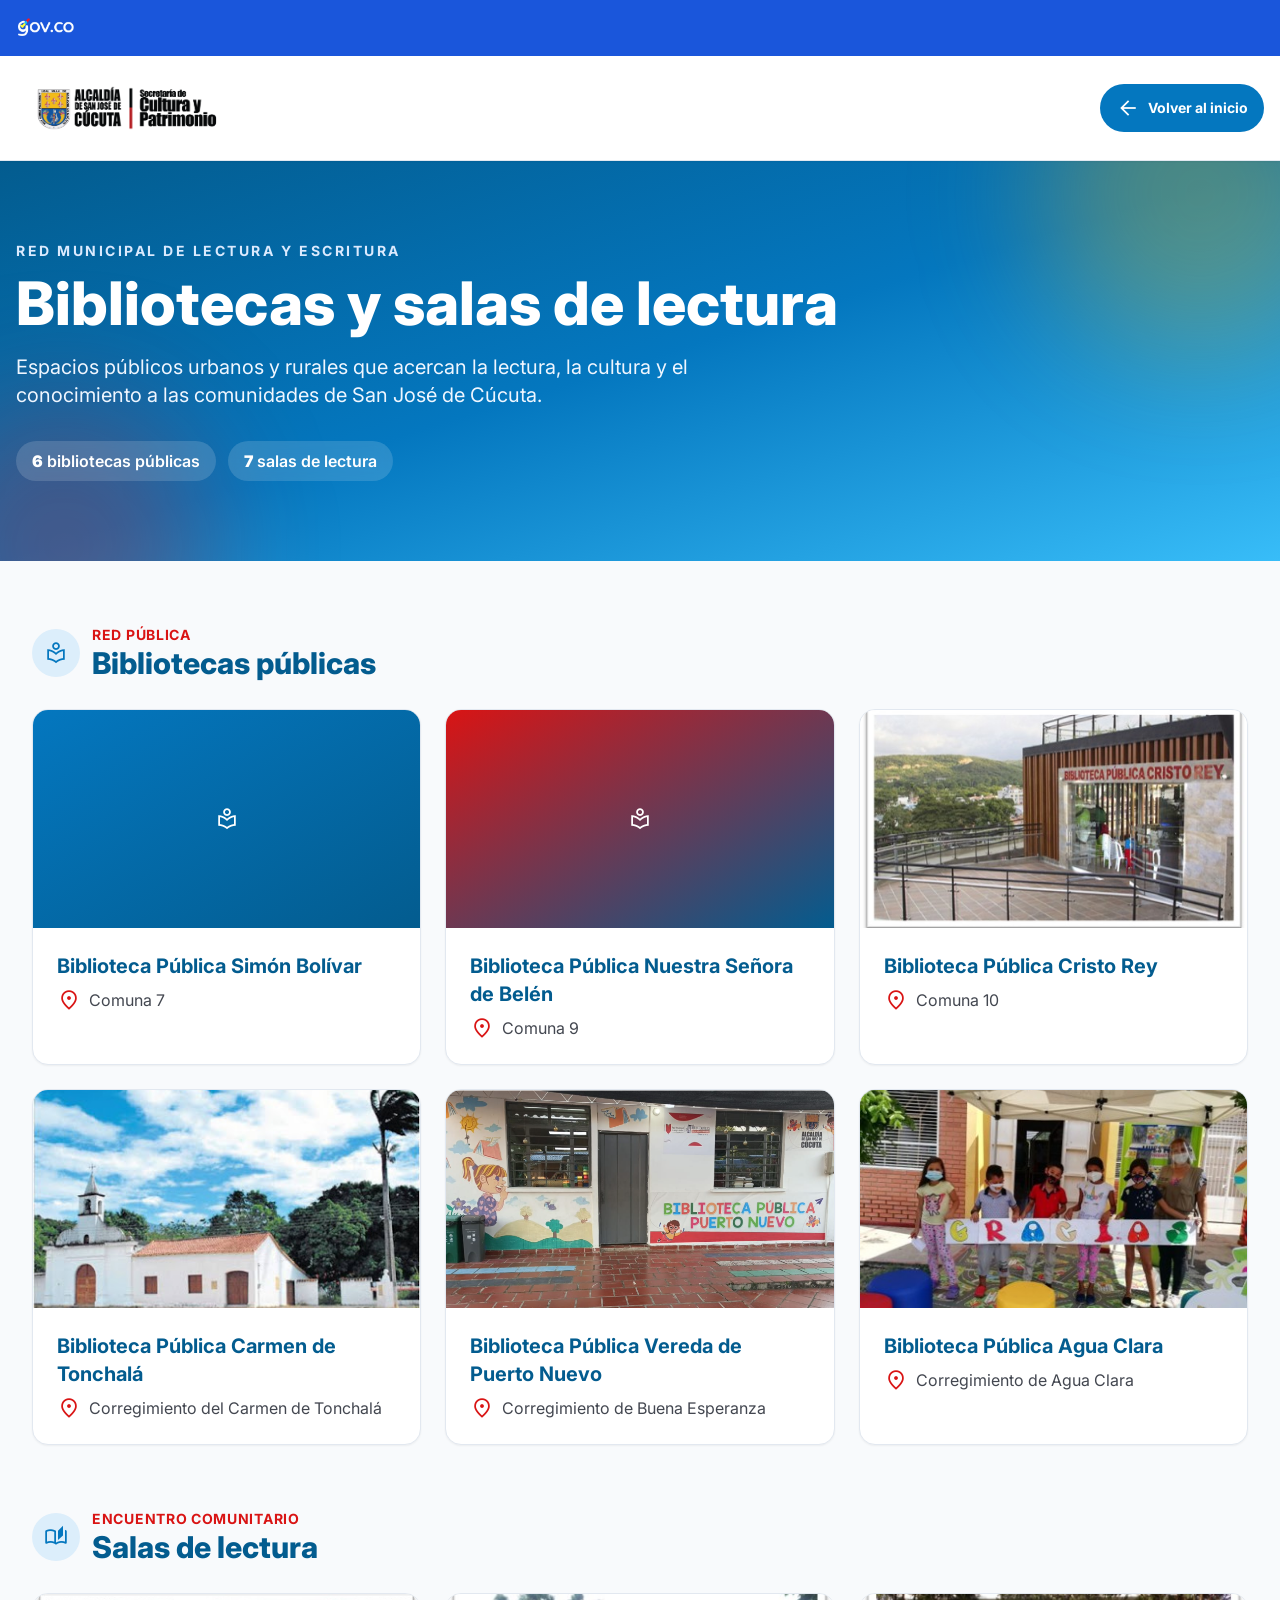
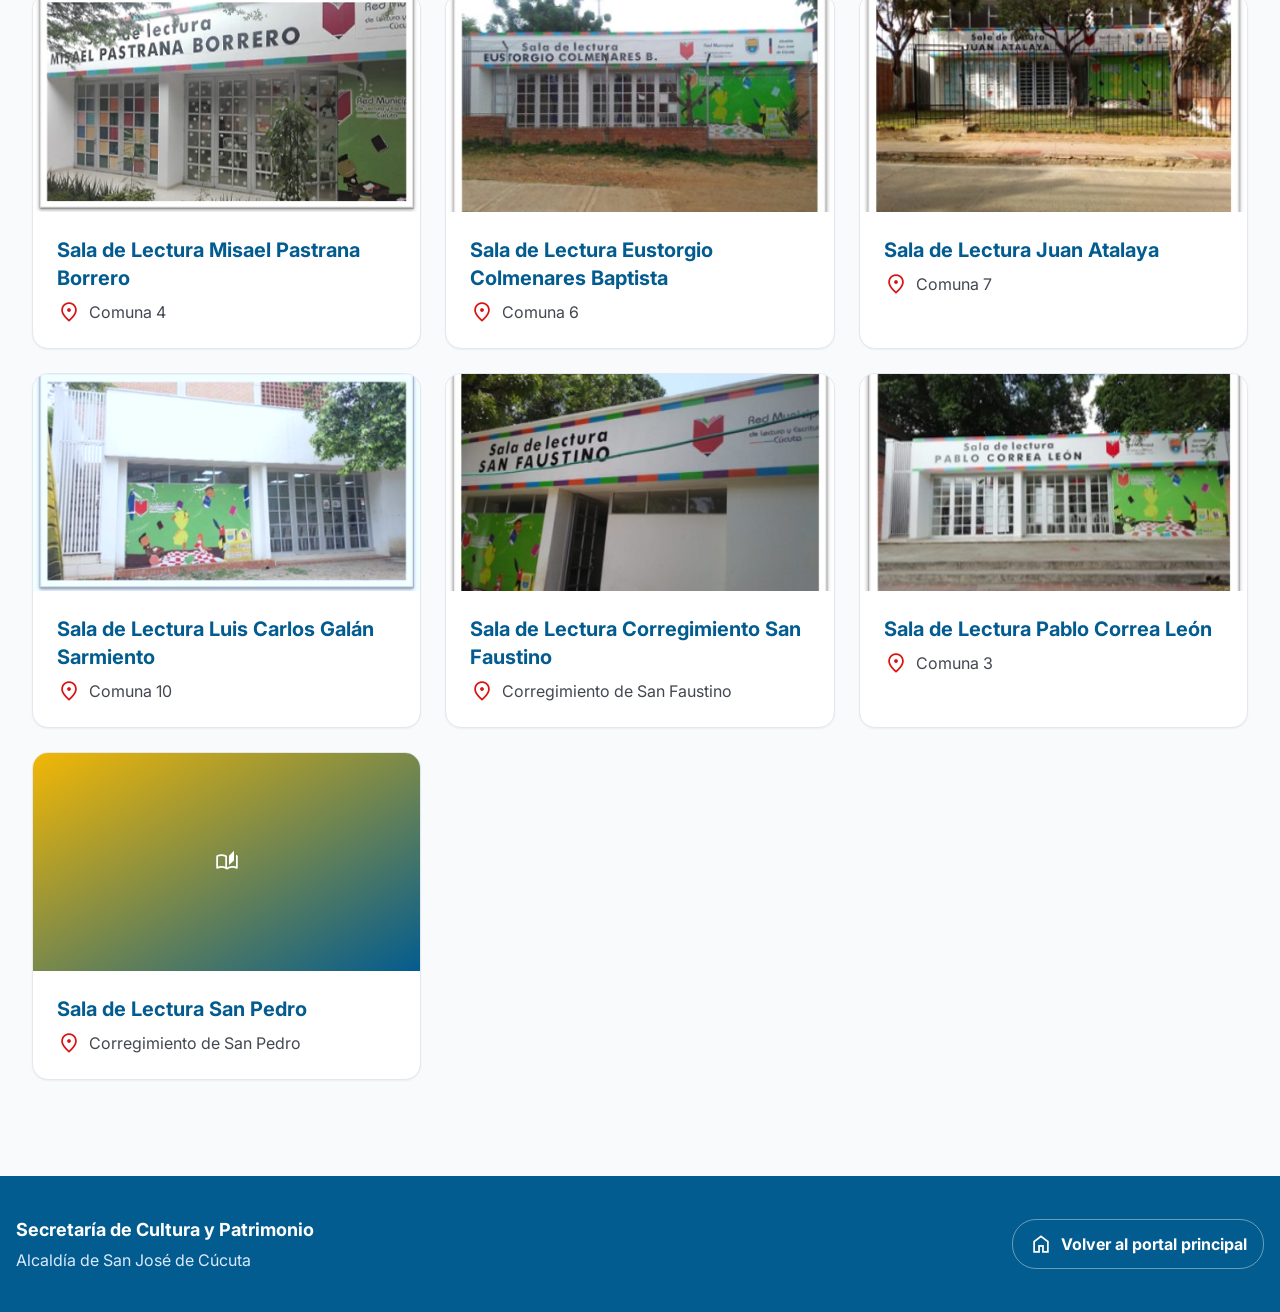
<file: bibliotecas.html>
<!DOCTYPE html>
<html class="scroll-smooth" lang="es">
<head>
    <meta charset="utf-8">
    <meta content="width=device-width, initial-scale=1.0" name="viewport">
    <meta content="Bibliotecas públicas y salas de lectura de la Red Municipal de Lectura y Escritura de Cúcuta" name="description">
    <title>Bibliotecas y salas de lectura | Cúcuta Cultural</title>
    <link href="styles.css" rel="stylesheet">
    <link href="https://fonts.googleapis.com/css2?family=Inter:wght@400;500;600;700;800&amp;display=swap" rel="stylesheet">
    <link href="https://fonts.googleapis.com/css2?family=Material+Symbols+Outlined:wght,FILL@100..700,0..1&amp;display=swap" rel="stylesheet">
    <style>
        html, body { max-width: 100%; overflow-x: clip; }
        .material-symbols-outlined { font-variation-settings: 'FILL' 0, 'wght' 350, 'GRAD' 0, 'opsz' 24; }
        .library-card { transition: transform .25s ease, box-shadow .25s ease; }
        .library-card:hover { transform: translateY(-5px); box-shadow: 0 18px 45px rgba(3, 92, 143, .14); }
        @media (prefers-reduced-motion: reduce) { .library-card { transition: none; } }
    </style>
</head>
<body class="bg-slate-50 font-sans text-ink">
    <div class="bg-[#1a56db] px-4 py-2">
        <div class="mx-auto max-w-content">
            <a aria-label="Ir a gov.co" href="https://www.gov.co/" rel="noopener" target="_blank">
                <img alt="gov.co" class="h-10 w-auto" src="Colorimetria/ChatGPT Image 16 jul 2026, 16_04_14.png">
            </a>
        </div>
    </div>

    <nav class="sticky top-0 z-40 border-b border-slate-200 bg-white/95 px-4 py-3 shadow-sm backdrop-blur-md">
        <div class="mx-auto flex max-w-content items-center justify-between gap-4">
            <a href="index.html">
                <img alt="Secretaría de Cultura y Patrimonio - Alcaldía de San José de Cúcuta" class="h-14 w-auto md:h-20" src="Colorimetria/CORPORATIVO CULTURA Y PATRIMONIO 2025-01.png">
            </a>
            <a class="inline-flex items-center gap-2 rounded-xl bg-primary px-4 py-3 text-sm font-bold text-white transition-colors hover:bg-primary-dark" href="index.html">
                <span class="material-symbols-outlined">arrow_back</span>
                <span class="hidden sm:inline">Volver al inicio</span>
                <span class="sm:hidden">Volver</span>
            </a>
        </div>
    </nav>

    <header class="relative overflow-hidden bg-gradient-to-br from-primary-dark via-primary to-sky-400 px-4 py-14 text-white md:py-20">
        <div class="absolute -right-20 -top-32 h-80 w-80 rounded-full bg-accent/30 blur-3xl"></div>
        <div class="absolute -bottom-32 -left-20 h-72 w-72 rounded-full bg-secondary/30 blur-3xl"></div>
        <div class="relative mx-auto max-w-content">
            <p class="mb-3 text-sm font-bold uppercase tracking-[.18em] text-blue-100">Red Municipal de Lectura y Escritura</p>
            <h1 class="max-w-4xl text-4xl font-extrabold leading-tight md:text-6xl">Bibliotecas y salas de lectura</h1>
            <p class="mt-5 max-w-3xl text-lg leading-relaxed text-blue-50 md:text-xl">Espacios públicos urbanos y rurales que acercan la lectura, la cultura y el conocimiento a las comunidades de San José de Cúcuta.</p>
            <div class="mt-8 flex flex-wrap gap-3">
                <span class="rounded-full bg-white/15 px-4 py-2 font-semibold backdrop-blur"><strong>6</strong> bibliotecas públicas</span>
                <span class="rounded-full bg-white/15 px-4 py-2 font-semibold backdrop-blur"><strong>7</strong> salas de lectura</span>
            </div>
        </div>
    </header>

    <main class="mx-auto max-w-content space-y-16 px-4 py-12 md:px-8 md:py-16">
        <section aria-labelledby="public-libraries-title">
            <div class="mb-7 flex items-center gap-3">
                <span class="material-symbols-outlined rounded-full bg-primary-soft p-3 text-3xl text-primary">local_library</span>
                <div><p class="text-sm font-bold uppercase tracking-wider text-secondary">Red pública</p><h2 class="text-3xl font-extrabold text-primary-dark" id="public-libraries-title">Bibliotecas públicas</h2></div>
            </div>
            <div class="grid grid-cols-1 gap-6 sm:grid-cols-2 lg:grid-cols-3">
                <article class="library-card overflow-hidden rounded-2xl border border-slate-200 bg-white shadow-sm"><div aria-label="Biblioteca Pública Simón Bolívar" class="flex aspect-video items-center justify-center bg-gradient-to-br from-primary to-primary-dark" role="img"><span class="material-symbols-outlined text-7xl text-white">local_library</span></div><div class="p-6"><h3 class="text-xl font-bold text-primary-dark">Biblioteca Pública Simón Bolívar</h3><p class="mt-2 flex items-center gap-2 text-muted"><span class="material-symbols-outlined text-xl text-secondary">location_on</span>Comuna 7</p></div></article>
                <article class="library-card overflow-hidden rounded-2xl border border-slate-200 bg-white shadow-sm"><div aria-label="Biblioteca Pública Nuestra Señora de Belén" class="flex aspect-video items-center justify-center bg-gradient-to-br from-secondary to-primary-dark" role="img"><span class="material-symbols-outlined text-7xl text-white">local_library</span></div><div class="p-6"><h3 class="text-xl font-bold text-primary-dark">Biblioteca Pública Nuestra Señora de Belén</h3><p class="mt-2 flex items-center gap-2 text-muted"><span class="material-symbols-outlined text-xl text-secondary">location_on</span>Comuna 9</p></div></article>
                <article class="library-card overflow-hidden rounded-2xl border border-slate-200 bg-white shadow-sm"><img alt="Fachada de la Biblioteca Pública Cristo Rey" class="aspect-video w-full object-cover" src="Colorimetria/bibliotecas/biblioteca-cristo-rey.jpeg"><div class="p-6"><h3 class="text-xl font-bold text-primary-dark">Biblioteca Pública Cristo Rey</h3><p class="mt-2 flex items-center gap-2 text-muted"><span class="material-symbols-outlined text-xl text-secondary">location_on</span>Comuna 10</p></div></article>
                <article class="library-card overflow-hidden rounded-2xl border border-slate-200 bg-white shadow-sm"><img alt="Sede de la Biblioteca Pública Carmen de Tonchalá" class="aspect-video w-full object-cover" loading="lazy" src="Colorimetria/bibliotecas/biblioteca-carmen-tonchala.jpeg"><div class="p-6"><h3 class="text-xl font-bold text-primary-dark">Biblioteca Pública Carmen de Tonchalá</h3><p class="mt-2 flex items-start gap-2 text-muted"><span class="material-symbols-outlined text-xl text-secondary">location_on</span>Corregimiento del Carmen de Tonchalá</p></div></article>
                <article class="library-card overflow-hidden rounded-2xl border border-slate-200 bg-white shadow-sm"><img alt="Biblioteca Pública de la vereda Puerto Nuevo" class="aspect-video w-full object-cover" loading="lazy" src="Colorimetria/bibliotecas/biblioteca-puerto-nuevo.png"><div class="p-6"><h3 class="text-xl font-bold text-primary-dark">Biblioteca Pública Vereda de Puerto Nuevo</h3><p class="mt-2 flex items-start gap-2 text-muted"><span class="material-symbols-outlined text-xl text-secondary">location_on</span>Corregimiento de Buena Esperanza</p></div></article>
                <article class="library-card overflow-hidden rounded-2xl border border-slate-200 bg-white shadow-sm"><img alt="Actividad infantil de la Biblioteca Pública Agua Clara" class="aspect-video w-full object-cover" loading="lazy" src="Colorimetria/bibliotecas/biblioteca-agua-clara.jpeg"><div class="p-6"><h3 class="text-xl font-bold text-primary-dark">Biblioteca Pública Agua Clara</h3><p class="mt-2 flex items-start gap-2 text-muted"><span class="material-symbols-outlined text-xl text-secondary">location_on</span>Corregimiento de Agua Clara</p></div></article>
            </div>
        </section>

        <section aria-labelledby="reading-rooms-title">
            <div class="mb-7 flex items-center gap-3">
                <span class="material-symbols-outlined rounded-full bg-primary-soft p-3 text-3xl text-primary">auto_stories</span>
                <div><p class="text-sm font-bold uppercase tracking-wider text-secondary">Encuentro comunitario</p><h2 class="text-3xl font-extrabold text-primary-dark" id="reading-rooms-title">Salas de lectura</h2></div>
            </div>
            <div class="grid grid-cols-1 gap-6 sm:grid-cols-2 lg:grid-cols-3">
                <article class="library-card overflow-hidden rounded-2xl border border-slate-200 bg-white shadow-sm"><img alt="Fachada de la Sala de Lectura Misael Pastrana Borrero" class="aspect-video w-full object-cover" loading="lazy" src="Colorimetria/bibliotecas/sala-misael-pastrana-borrero.png"><div class="p-6"><h3 class="text-xl font-bold text-primary-dark">Sala de Lectura Misael Pastrana Borrero</h3><p class="mt-2 flex items-center gap-2 text-muted"><span class="material-symbols-outlined text-xl text-secondary">location_on</span>Comuna 4</p></div></article>
                <article class="library-card overflow-hidden rounded-2xl border border-slate-200 bg-white shadow-sm"><img alt="Fachada de la Sala de Lectura Eustorgio Colmenares Baptista" class="aspect-video w-full object-cover" loading="lazy" src="Colorimetria/bibliotecas/sala-eustorgio-colmenares.jpeg"><div class="p-6"><h3 class="text-xl font-bold text-primary-dark">Sala de Lectura Eustorgio Colmenares Baptista</h3><p class="mt-2 flex items-center gap-2 text-muted"><span class="material-symbols-outlined text-xl text-secondary">location_on</span>Comuna 6</p></div></article>
                <article class="library-card overflow-hidden rounded-2xl border border-slate-200 bg-white shadow-sm"><img alt="Fachada de la Sala de Lectura Juan Atalaya" class="aspect-video w-full object-cover" loading="lazy" src="Colorimetria/bibliotecas/sala-juan-atalaya.jpeg"><div class="p-6"><h3 class="text-xl font-bold text-primary-dark">Sala de Lectura Juan Atalaya</h3><p class="mt-2 flex items-center gap-2 text-muted"><span class="material-symbols-outlined text-xl text-secondary">location_on</span>Comuna 7</p></div></article>
                <article class="library-card overflow-hidden rounded-2xl border border-slate-200 bg-white shadow-sm"><img alt="Fachada de la Sala de Lectura Luis Carlos Galán Sarmiento" class="aspect-video w-full object-cover" loading="lazy" src="Colorimetria/bibliotecas/sala-luis-carlos-galan.png"><div class="p-6"><h3 class="text-xl font-bold text-primary-dark">Sala de Lectura Luis Carlos Galán Sarmiento</h3><p class="mt-2 flex items-center gap-2 text-muted"><span class="material-symbols-outlined text-xl text-secondary">location_on</span>Comuna 10</p></div></article>
                <article class="library-card overflow-hidden rounded-2xl border border-slate-200 bg-white shadow-sm"><img alt="Fachada de la Sala de Lectura San Faustino" class="aspect-video w-full object-cover" loading="lazy" src="Colorimetria/bibliotecas/sala-san-faustino.jpeg"><div class="p-6"><h3 class="text-xl font-bold text-primary-dark">Sala de Lectura Corregimiento San Faustino</h3><p class="mt-2 flex items-start gap-2 text-muted"><span class="material-symbols-outlined text-xl text-secondary">location_on</span>Corregimiento de San Faustino</p></div></article>
                <article class="library-card overflow-hidden rounded-2xl border border-slate-200 bg-white shadow-sm"><img alt="Fachada de la Sala de Lectura Pablo Correa León" class="aspect-video w-full object-cover" loading="lazy" src="Colorimetria/bibliotecas/sala-pablo-correa-leon.jpeg"><div class="p-6"><h3 class="text-xl font-bold text-primary-dark">Sala de Lectura Pablo Correa León</h3><p class="mt-2 flex items-center gap-2 text-muted"><span class="material-symbols-outlined text-xl text-secondary">location_on</span>Comuna 3</p></div></article>
                <article class="library-card overflow-hidden rounded-2xl border border-slate-200 bg-white shadow-sm"><div aria-label="Sala de Lectura San Pedro" class="flex aspect-video items-center justify-center bg-gradient-to-br from-accent to-primary-dark" role="img"><span class="material-symbols-outlined text-7xl text-white">auto_stories</span></div><div class="p-6"><h3 class="text-xl font-bold text-primary-dark">Sala de Lectura San Pedro</h3><p class="mt-2 flex items-start gap-2 text-muted"><span class="material-symbols-outlined text-xl text-secondary">location_on</span>Corregimiento de San Pedro</p></div></article>
            </div>
        </section>
    </main>

    <footer class="mt-8 bg-primary-dark px-4 py-10 text-white">
        <div class="mx-auto flex max-w-content flex-col items-start justify-between gap-6 md:flex-row md:items-center">
            <div><p class="text-lg font-bold">Secretaría de Cultura y Patrimonio</p><p class="mt-1 text-blue-100">Alcaldía de San José de Cúcuta</p></div>
            <a class="inline-flex items-center gap-2 rounded-xl border border-white/40 px-4 py-3 font-bold hover:bg-white hover:text-primary-dark" href="index.html"><span class="material-symbols-outlined">home</span>Volver al portal principal</a>
        </div>
    </footer>
</body>
</html>
</file>
<file: styles.css>
*,:after,:before{--tw-border-spacing-x:0;--tw-border-spacing-y:0;--tw-translate-x:0;--tw-translate-y:0;--tw-rotate:0;--tw-skew-x:0;--tw-skew-y:0;--tw-scale-x:1;--tw-scale-y:1;--tw-pan-x: ;--tw-pan-y: ;--tw-pinch-zoom: ;--tw-scroll-snap-strictness:proximity;--tw-gradient-from-position: ;--tw-gradient-via-position: ;--tw-gradient-to-position: ;--tw-ordinal: ;--tw-slashed-zero: ;--tw-numeric-figure: ;--tw-numeric-spacing: ;--tw-numeric-fraction: ;--tw-ring-inset: ;--tw-ring-offset-width:0px;--tw-ring-offset-color:#fff;--tw-ring-color:rgba(59,130,246,.5);--tw-ring-offset-shadow:0 0 #0000;--tw-ring-shadow:0 0 #0000;--tw-shadow:0 0 #0000;--tw-shadow-colored:0 0 #0000;--tw-blur: ;--tw-brightness: ;--tw-contrast: ;--tw-grayscale: ;--tw-hue-rotate: ;--tw-invert: ;--tw-saturate: ;--tw-sepia: ;--tw-drop-shadow: ;--tw-backdrop-blur: ;--tw-backdrop-brightness: ;--tw-backdrop-contrast: ;--tw-backdrop-grayscale: ;--tw-backdrop-hue-rotate: ;--tw-backdrop-invert: ;--tw-backdrop-opacity: ;--tw-backdrop-saturate: ;--tw-backdrop-sepia: ;--tw-contain-size: ;--tw-contain-layout: ;--tw-contain-paint: ;--tw-contain-style: }::backdrop{--tw-border-spacing-x:0;--tw-border-spacing-y:0;--tw-translate-x:0;--tw-translate-y:0;--tw-rotate:0;--tw-skew-x:0;--tw-skew-y:0;--tw-scale-x:1;--tw-scale-y:1;--tw-pan-x: ;--tw-pan-y: ;--tw-pinch-zoom: ;--tw-scroll-snap-strictness:proximity;--tw-gradient-from-position: ;--tw-gradient-via-position: ;--tw-gradient-to-position: ;--tw-ordinal: ;--tw-slashed-zero: ;--tw-numeric-figure: ;--tw-numeric-spacing: ;--tw-numeric-fraction: ;--tw-ring-inset: ;--tw-ring-offset-width:0px;--tw-ring-offset-color:#fff;--tw-ring-color:rgba(59,130,246,.5);--tw-ring-offset-shadow:0 0 #0000;--tw-ring-shadow:0 0 #0000;--tw-shadow:0 0 #0000;--tw-shadow-colored:0 0 #0000;--tw-blur: ;--tw-brightness: ;--tw-contrast: ;--tw-grayscale: ;--tw-hue-rotate: ;--tw-invert: ;--tw-saturate: ;--tw-sepia: ;--tw-drop-shadow: ;--tw-backdrop-blur: ;--tw-backdrop-brightness: ;--tw-backdrop-contrast: ;--tw-backdrop-grayscale: ;--tw-backdrop-hue-rotate: ;--tw-backdrop-invert: ;--tw-backdrop-opacity: ;--tw-backdrop-saturate: ;--tw-backdrop-sepia: ;--tw-contain-size: ;--tw-contain-layout: ;--tw-contain-paint: ;--tw-contain-style: }/*! tailwindcss v3.4.17 | MIT License | https://tailwindcss.com*/*,:after,:before{box-sizing:border-box;border:0 solid #e5e7eb}:after,:before{--tw-content:""}:host,html{line-height:1.5;-webkit-text-size-adjust:100%;-moz-tab-size:4;-o-tab-size:4;tab-size:4;font-family:Inter,sans-serif;font-feature-settings:normal;font-variation-settings:normal;-webkit-tap-highlight-color:transparent}body{margin:0;line-height:inherit}hr{height:0;color:inherit;border-top-width:1px}abbr:where([title]){-webkit-text-decoration:underline dotted;text-decoration:underline dotted}h1,h2,h3,h4,h5,h6{font-size:inherit;font-weight:inherit}a{color:inherit;text-decoration:inherit}b,strong{font-weight:bolder}code,kbd,pre,samp{font-family:ui-monospace,SFMono-Regular,Menlo,Monaco,Consolas,Liberation Mono,Courier New,monospace;font-feature-settings:normal;font-variation-settings:normal;font-size:1em}small{font-size:80%}sub,sup{font-size:75%;line-height:0;position:relative;vertical-align:baseline}sub{bottom:-.25em}sup{top:-.5em}table{text-indent:0;border-color:inherit;border-collapse:collapse}button,input,optgroup,select,textarea{font-family:inherit;font-feature-settings:inherit;font-variation-settings:inherit;font-size:100%;font-weight:inherit;line-height:inherit;letter-spacing:inherit;color:inherit;margin:0;padding:0}button,select{text-transform:none}button,input:where([type=button]),input:where([type=reset]),input:where([type=submit]){-webkit-appearance:button;background-color:transparent;background-image:none}:-moz-focusring{outline:auto}:-moz-ui-invalid{box-shadow:none}progress{vertical-align:baseline}::-webkit-inner-spin-button,::-webkit-outer-spin-button{height:auto}[type=search]{-webkit-appearance:textfield;outline-offset:-2px}::-webkit-search-decoration{-webkit-appearance:none}::-webkit-file-upload-button{-webkit-appearance:button;font:inherit}summary{display:list-item}blockquote,dd,dl,figure,h1,h2,h3,h4,h5,h6,hr,p,pre{margin:0}fieldset{margin:0}fieldset,legend{padding:0}menu,ol,ul{list-style:none;margin:0;padding:0}dialog{padding:0}textarea{resize:vertical}input::-moz-placeholder,textarea::-moz-placeholder{opacity:1;color:#9ca3af}input::placeholder,textarea::placeholder{opacity:1;color:#9ca3af}[role=button],button{cursor:pointer}:disabled{cursor:default}audio,canvas,embed,iframe,img,object,svg,video{display:block;vertical-align:middle}img,video{max-width:100%;height:auto}[hidden]:where(:not([hidden=until-found])){display:none}.invisible{visibility:hidden}.fixed{position:fixed}.absolute{position:absolute}.relative{position:relative}.sticky{position:sticky}.inset-0{inset:0}.-bottom-32{bottom:-8rem}.-left-20{left:-5rem}.-right-20{right:-5rem}.-top-32{top:-8rem}.bottom-0{bottom:0}.bottom-sm{bottom:16px}.left-0{left:0}.left-2{left:.5rem}.left-sm{left:16px}.right-0{right:0}.right-lg{right:40px}.right-sm{right:16px}.top-0{top:0}.top-1\/2{top:50%}.top-16{top:4rem}.top-2{top:.5rem}.top-full{top:100%}.top-sm{top:16px}.z-0{z-index:0}.z-20{z-index:20}.z-40{z-index:40}.z-50{z-index:50}.z-\[60\]{z-index:60}.z-\[70\]{z-index:70}.z-\[80\]{z-index:80}.z-\[90\]{z-index:90}.mx-auto{margin-left:auto;margin-right:auto}.mx-xs{margin-left:8px;margin-right:8px}.-mt-12{margin-top:-3rem}.mb-1{margin-bottom:.25rem}.mb-3{margin-bottom:.75rem}.mb-7{margin-bottom:1.75rem}.mb-lg{margin-bottom:40px}.mb-md{margin-bottom:24px}.mb-sm{margin-bottom:16px}.mb-xs{margin-bottom:8px}.mt-1{margin-top:.25rem}.mt-2{margin-top:.5rem}.mt-5{margin-top:1.25rem}.mt-8{margin-top:2rem}.mt-md{margin-top:24px}.mt-sm{margin-top:16px}.mt-xs{margin-top:8px}.line-clamp-2{overflow:hidden;display:-webkit-box;-webkit-box-orient:vertical;-webkit-line-clamp:2}.block{display:block}.inline-block{display:inline-block}.flex{display:flex}.inline-flex{display:inline-flex}.grid{display:grid}.hidden{display:none}.aspect-\[1808\/592\]{aspect-ratio:1808/592}.aspect-square{aspect-ratio:1/1}.aspect-video{aspect-ratio:16/9}.h-10{height:2.5rem}.h-11{height:2.75rem}.h-12{height:3rem}.h-14{height:3.5rem}.h-16{height:4rem}.h-20{height:5rem}.h-4{height:1rem}.h-48{height:12rem}.h-56{height:14rem}.h-6{height:1.5rem}.h-64{height:16rem}.h-72{height:18rem}.h-8{height:2rem}.h-80{height:20rem}.h-9{height:2.25rem}.h-96{height:24rem}.h-full{height:100%}.max-h-\[80vh\]{max-height:80vh}.max-h-\[88vh\]{max-height:88vh}.min-h-10{min-height:2.5rem}.w-11{width:2.75rem}.w-12{width:3rem}.w-14{width:3.5rem}.w-16{width:4rem}.w-4{width:1rem}.w-6{width:1.5rem}.w-72{width:18rem}.w-8{width:2rem}.w-80{width:20rem}.w-9{width:2.25rem}.w-\[90vw\]{width:90vw}.w-auto{width:auto}.w-full{width:100%}.min-w-0{min-width:0}.min-w-\[180px\]{min-width:180px}.min-w-\[220px\]{min-width:220px}.min-w-\[80\%\]{min-width:80%}.max-w-2xl{max-width:42rem}.max-w-3xl{max-width:48rem}.max-w-4xl{max-width:56rem}.max-w-container-max,.max-w-content{max-width:1280px}.max-w-md{max-width:28rem}.flex-shrink-0{flex-shrink:0}.-translate-y-1\/2{--tw-translate-y:-50%}.-translate-y-1\/2,.translate-x-6{transform:translate(var(--tw-translate-x),var(--tw-translate-y)) rotate(var(--tw-rotate)) skewX(var(--tw-skew-x)) skewY(var(--tw-skew-y)) scaleX(var(--tw-scale-x)) scaleY(var(--tw-scale-y))}.translate-x-6{--tw-translate-x:1.5rem}.translate-y-1{--tw-translate-y:0.25rem}.transform,.translate-y-1{transform:translate(var(--tw-translate-x),var(--tw-translate-y)) rotate(var(--tw-rotate)) skewX(var(--tw-skew-x)) skewY(var(--tw-skew-y)) scaleX(var(--tw-scale-x)) scaleY(var(--tw-scale-y))}.cursor-not-allowed{cursor:not-allowed}.cursor-pointer{cursor:pointer}.resize{resize:both}.snap-x{scroll-snap-type:x var(--tw-scroll-snap-strictness)}.snap-center{scroll-snap-align:center}.scroll-mt-32{scroll-margin-top:8rem}.grid-cols-1{grid-template-columns:repeat(1,minmax(0,1fr))}.grid-cols-2{grid-template-columns:repeat(2,minmax(0,1fr))}.flex-col{flex-direction:column}.flex-wrap{flex-wrap:wrap}.items-start{align-items:flex-start}.items-end{align-items:flex-end}.items-center{align-items:center}.justify-center{justify-content:center}.justify-between{justify-content:space-between}.gap-1{gap:.25rem}.gap-2{gap:.5rem}.gap-3{gap:.75rem}.gap-4{gap:1rem}.gap-6{gap:1.5rem}.gap-md{gap:24px}.gap-sm{gap:16px}.gap-xl{gap:64px}.gap-xs{gap:8px}.gap-x-xs{-moz-column-gap:8px;column-gap:8px}.gap-y-1{row-gap:.25rem}.space-y-16>:not([hidden])~:not([hidden]){--tw-space-y-reverse:0;margin-top:calc(4rem*(1 - var(--tw-space-y-reverse)));margin-bottom:calc(4rem*var(--tw-space-y-reverse))}.space-y-md>:not([hidden])~:not([hidden]){--tw-space-y-reverse:0;margin-top:calc(24px*(1 - var(--tw-space-y-reverse)));margin-bottom:calc(24px*var(--tw-space-y-reverse))}.space-y-sm>:not([hidden])~:not([hidden]){--tw-space-y-reverse:0;margin-top:calc(16px*(1 - var(--tw-space-y-reverse)));margin-bottom:calc(16px*var(--tw-space-y-reverse))}.space-y-xl>:not([hidden])~:not([hidden]){--tw-space-y-reverse:0;margin-top:calc(64px*(1 - var(--tw-space-y-reverse)));margin-bottom:calc(64px*var(--tw-space-y-reverse))}.overflow-hidden{overflow:hidden}.overflow-x-auto{overflow-x:auto}.overflow-y-auto{overflow-y:auto}.scroll-smooth{scroll-behavior:smooth}.text-wrap{text-wrap:wrap}.text-balance{text-wrap:balance}.break-words{overflow-wrap:break-word}.rounded-2xl{border-radius:1rem}.rounded-full{border-radius:9999px}.rounded-lg{border-radius:1rem}.rounded-xl{border-radius:1.5rem}.border{border-width:1px}.border-0{border-width:0}.border-2{border-width:2px}.border-y{border-top-width:1px}.border-b,.border-y{border-bottom-width:1px}.border-b-2{border-bottom-width:2px}.border-t{border-top-width:1px}.border-outline-variant\/10{border-color:rgba(195,198,209,.1)}.border-outline-variant\/20{border-color:rgba(195,198,209,.2)}.border-outline-variant\/30{border-color:rgba(195,198,209,.3)}.border-outline-variant\/40{border-color:rgba(195,198,209,.4)}.border-primary{--tw-border-opacity:1;border-color:rgb(4 119 191/var(--tw-border-opacity,1))}.border-primary\/20{border-color:rgba(4,119,191,.2)}.border-slate-200{--tw-border-opacity:1;border-color:rgb(226 232 240/var(--tw-border-opacity,1))}.border-white\/40{border-color:hsla(0,0%,100%,.4)}.border-white\/60{border-color:hsla(0,0%,100%,.6)}.bg-\[\#1877F2\]{--tw-bg-opacity:1;background-color:rgb(24 119 242/var(--tw-bg-opacity,1))}.bg-\[\#1a56db\]{--tw-bg-opacity:1;background-color:rgb(26 86 219/var(--tw-bg-opacity,1))}.bg-\[\#5B7FA6\]{--tw-bg-opacity:1;background-color:rgb(91 127 166/var(--tw-bg-opacity,1))}.bg-\[\#69696B\]{--tw-bg-opacity:1;background-color:rgb(105 105 107/var(--tw-bg-opacity,1))}.bg-\[\#FF0000\]{--tw-bg-opacity:1;background-color:rgb(255 0 0/var(--tw-bg-opacity,1))}.bg-accent\/30{background-color:rgba(242,183,5,.3)}.bg-black{--tw-bg-opacity:1;background-color:rgb(0 0 0/var(--tw-bg-opacity,1))}.bg-black\/30{background-color:rgba(0,0,0,.3)}.bg-black\/50{background-color:rgba(0,0,0,.5)}.bg-black\/60{background-color:rgba(0,0,0,.6)}.bg-green-100{--tw-bg-opacity:1;background-color:rgb(220 252 231/var(--tw-bg-opacity,1))}.bg-outline-variant{--tw-bg-opacity:1;background-color:rgb(195 198 209/var(--tw-bg-opacity,1))}.bg-primary{--tw-bg-opacity:1;background-color:rgb(4 119 191/var(--tw-bg-opacity,1))}.bg-primary-dark{--tw-bg-opacity:1;background-color:rgb(3 92 143/var(--tw-bg-opacity,1))}.bg-primary-fixed,.bg-primary-soft{--tw-bg-opacity:1;background-color:rgb(220 238 251/var(--tw-bg-opacity,1))}.bg-secondary-container{--tw-bg-opacity:1;background-color:rgb(242 183 5/var(--tw-bg-opacity,1))}.bg-secondary-container\/20{background-color:rgba(242,183,5,.2)}.bg-secondary\/30{background-color:rgba(217,20,20,.3)}.bg-slate-50{--tw-bg-opacity:1;background-color:rgb(248 250 252/var(--tw-bg-opacity,1))}.bg-surface{--tw-bg-opacity:1;background-color:rgb(249 249 249/var(--tw-bg-opacity,1))}.bg-surface-container{--tw-bg-opacity:1;background-color:rgb(238 238 238/var(--tw-bg-opacity,1))}.bg-surface-container-highest{--tw-bg-opacity:1;background-color:rgb(226 226 226/var(--tw-bg-opacity,1))}.bg-surface-container-low{--tw-bg-opacity:1;background-color:rgb(243 243 243/var(--tw-bg-opacity,1))}.bg-white{--tw-bg-opacity:1;background-color:rgb(255 255 255/var(--tw-bg-opacity,1))}.bg-white\/15{background-color:hsla(0,0%,100%,.15)}.bg-white\/20{background-color:hsla(0,0%,100%,.2)}.bg-white\/90{background-color:hsla(0,0%,100%,.9)}.bg-white\/95{background-color:hsla(0,0%,100%,.95)}.bg-gradient-to-br{background-image:linear-gradient(to bottom right,var(--tw-gradient-stops))}.bg-gradient-to-t{background-image:linear-gradient(to top,var(--tw-gradient-stops))}.from-accent{--tw-gradient-from:#f2b705 var(--tw-gradient-from-position);--tw-gradient-to:rgba(242,183,5,0) var(--tw-gradient-to-position);--tw-gradient-stops:var(--tw-gradient-from),var(--tw-gradient-to)}.from-on-primary-fixed-variant\/90{--tw-gradient-from:rgba(3,92,143,.9) var(--tw-gradient-from-position);--tw-gradient-to:rgba(3,92,143,0) var(--tw-gradient-to-position);--tw-gradient-stops:var(--tw-gradient-from),var(--tw-gradient-to)}.from-on-secondary-container\/90{--tw-gradient-from:rgba(26,28,28,.9) var(--tw-gradient-from-position);--tw-gradient-to:rgba(26,28,28,0) var(--tw-gradient-to-position);--tw-gradient-stops:var(--tw-gradient-from),var(--tw-gradient-to)}.from-primary{--tw-gradient-from:#0477bf var(--tw-gradient-from-position);--tw-gradient-to:rgba(4,119,191,0) var(--tw-gradient-to-position);--tw-gradient-stops:var(--tw-gradient-from),var(--tw-gradient-to)}.from-primary-container\/90{--tw-gradient-from:rgba(3,92,143,.9) var(--tw-gradient-from-position);--tw-gradient-to:rgba(3,92,143,0) var(--tw-gradient-to-position);--tw-gradient-stops:var(--tw-gradient-from),var(--tw-gradient-to)}.from-primary-dark{--tw-gradient-from:#035c8f var(--tw-gradient-from-position);--tw-gradient-to:rgba(3,92,143,0) var(--tw-gradient-to-position);--tw-gradient-stops:var(--tw-gradient-from),var(--tw-gradient-to)}.from-primary\/90{--tw-gradient-from:rgba(4,119,191,.9) var(--tw-gradient-from-position);--tw-gradient-to:rgba(4,119,191,0) var(--tw-gradient-to-position);--tw-gradient-stops:var(--tw-gradient-from),var(--tw-gradient-to)}.from-secondary{--tw-gradient-from:#d91414 var(--tw-gradient-from-position);--tw-gradient-to:rgba(217,20,20,0) var(--tw-gradient-to-position);--tw-gradient-stops:var(--tw-gradient-from),var(--tw-gradient-to)}.from-secondary-container\/90{--tw-gradient-from:rgba(242,183,5,.9) var(--tw-gradient-from-position);--tw-gradient-to:rgba(242,183,5,0) var(--tw-gradient-to-position);--tw-gradient-stops:var(--tw-gradient-from),var(--tw-gradient-to)}.from-secondary\/90{--tw-gradient-from:rgba(217,20,20,.9) var(--tw-gradient-from-position);--tw-gradient-to:rgba(217,20,20,0) var(--tw-gradient-to-position);--tw-gradient-stops:var(--tw-gradient-from),var(--tw-gradient-to)}.from-tertiary-container\/90{--tw-gradient-from:hsla(0,0%,5%,.9) var(--tw-gradient-from-position);--tw-gradient-to:hsla(0,0%,5%,0) var(--tw-gradient-to-position);--tw-gradient-stops:var(--tw-gradient-from),var(--tw-gradient-to)}.from-tertiary\/90{--tw-gradient-from:rgba(89,8,8,.9) var(--tw-gradient-from-position);--tw-gradient-to:rgba(89,8,8,0) var(--tw-gradient-to-position);--tw-gradient-stops:var(--tw-gradient-from),var(--tw-gradient-to)}.via-primary{--tw-gradient-to:rgba(4,119,191,0) var(--tw-gradient-to-position);--tw-gradient-stops:var(--tw-gradient-from),#0477bf var(--tw-gradient-via-position),var(--tw-gradient-to)}.to-primary-dark{--tw-gradient-to:#035c8f var(--tw-gradient-to-position)}.to-sky-400{--tw-gradient-to:#38bdf8 var(--tw-gradient-to-position)}.to-transparent{--tw-gradient-to:transparent var(--tw-gradient-to-position)}.bg-contain{background-size:contain}.bg-cover{background-size:cover}.bg-center{background-position:50%}.bg-no-repeat{background-repeat:no-repeat}.object-cover{-o-object-fit:cover;object-fit:cover}.p-3{padding:.75rem}.p-6{padding:1.5rem}.p-lg{padding:40px}.p-md{padding:24px}.p-sm{padding:16px}.p-xs{padding:8px}.px-1{padding-left:.25rem;padding-right:.25rem}.px-2{padding-left:.5rem;padding-right:.5rem}.px-4{padding-left:1rem;padding-right:1rem}.px-md{padding-left:24px;padding-right:24px}.px-sm{padding-left:16px;padding-right:16px}.py-0\.5{padding-top:.125rem;padding-bottom:.125rem}.py-1{padding-top:.25rem;padding-bottom:.25rem}.py-10{padding-top:2.5rem;padding-bottom:2.5rem}.py-12{padding-top:3rem;padding-bottom:3rem}.py-14{padding-top:3.5rem;padding-bottom:3.5rem}.py-2{padding-top:.5rem;padding-bottom:.5rem}.py-3{padding-top:.75rem;padding-bottom:.75rem}.py-lg{padding-top:40px;padding-bottom:40px}.py-md{padding-top:24px;padding-bottom:24px}.py-sm{padding-top:16px;padding-bottom:16px}.py-xl{padding-top:64px;padding-bottom:64px}.py-xs{padding-top:8px;padding-bottom:8px}.pb-1{padding-bottom:.25rem}.pb-lg{padding-bottom:40px}.pb-xl{padding-bottom:64px}.pb-xs{padding-bottom:8px}.pt-2{padding-top:.5rem}.pt-md{padding-top:24px}.pt-sm{padding-top:16px}.pt-xl{padding-top:64px}.pt-xs{padding-top:8px}.text-center{text-align:center}.text-right{text-align:right}.align-top{vertical-align:top}.font-body-md,.font-display-lg,.font-headline-lg,.font-headline-md,.font-label-md{font-family:Inter}.font-sans{font-family:Inter,sans-serif}.text-2xl{font-size:1.5rem;line-height:2rem}.text-3xl{font-size:1.875rem;line-height:2.25rem}.text-4xl{font-size:2.25rem;line-height:2.5rem}.text-6xl{font-size:3.75rem;line-height:1}.text-7xl{font-size:4.5rem;line-height:1}.text-\[10px\]{font-size:10px}.text-\[14px\]{font-size:14px}.text-base{font-size:1rem;line-height:1.5rem}.text-headline-lg{font-size:32px;line-height:40px;letter-spacing:-.01em;font-weight:600}.text-label-md{font-size:14px;line-height:20px;letter-spacing:.01em;font-weight:500}.text-lg{font-size:1.125rem;line-height:1.75rem}.text-sm{font-size:.875rem;line-height:1.25rem}.text-xl{font-size:1.25rem;line-height:1.75rem}.text-xs{font-size:.75rem;line-height:1rem}.font-bold{font-weight:700}.font-extrabold{font-weight:800}.font-semibold{font-weight:600}.uppercase{text-transform:uppercase}.leading-none{line-height:1}.leading-relaxed{line-height:1.625}.leading-tight{line-height:1.25}.tracking-\[\.18em\]{letter-spacing:.18em}.tracking-wider{letter-spacing:.05em}.text-blue-100{--tw-text-opacity:1;color:rgb(219 234 254/var(--tw-text-opacity,1))}.text-blue-50{--tw-text-opacity:1;color:rgb(239 246 255/var(--tw-text-opacity,1))}.text-error{--tw-text-opacity:1;color:rgb(186 26 26/var(--tw-text-opacity,1))}.text-green-700{--tw-text-opacity:1;color:rgb(21 128 61/var(--tw-text-opacity,1))}.text-green-800{--tw-text-opacity:1;color:rgb(22 101 52/var(--tw-text-opacity,1))}.text-ink{--tw-text-opacity:1;color:rgb(26 28 28/var(--tw-text-opacity,1))}.text-muted{--tw-text-opacity:1;color:rgb(67 71 80/var(--tw-text-opacity,1))}.text-on-primary{--tw-text-opacity:1;color:rgb(255 255 255/var(--tw-text-opacity,1))}.text-on-secondary-container,.text-on-surface{--tw-text-opacity:1;color:rgb(26 28 28/var(--tw-text-opacity,1))}.text-on-surface-variant{--tw-text-opacity:1;color:rgb(67 71 80/var(--tw-text-opacity,1))}.text-outline{--tw-text-opacity:1;color:rgb(115 119 129/var(--tw-text-opacity,1))}.text-primary{--tw-text-opacity:1;color:rgb(4 119 191/var(--tw-text-opacity,1))}.text-primary-container,.text-primary-dark{--tw-text-opacity:1;color:rgb(3 92 143/var(--tw-text-opacity,1))}.text-primary-fixed\/60{color:rgba(220,238,251,.6)}.text-secondary{--tw-text-opacity:1;color:rgb(217 20 20/var(--tw-text-opacity,1))}.text-secondary-container{--tw-text-opacity:1;color:rgb(242 183 5/var(--tw-text-opacity,1))}.text-white{--tw-text-opacity:1;color:rgb(255 255 255/var(--tw-text-opacity,1))}.text-white\/70{color:hsla(0,0%,100%,.7)}.underline{text-decoration-line:underline}.opacity-0{opacity:0}.opacity-100{opacity:1}.opacity-75{opacity:.75}.opacity-80{opacity:.8}.shadow{--tw-shadow:0 1px 3px 0 rgba(0,0,0,.1),0 1px 2px -1px rgba(0,0,0,.1);--tw-shadow-colored:0 1px 3px 0 var(--tw-shadow-color),0 1px 2px -1px var(--tw-shadow-color)}.shadow,.shadow-2xl{box-shadow:var(--tw-ring-offset-shadow,0 0 #0000),var(--tw-ring-shadow,0 0 #0000),var(--tw-shadow)}.shadow-2xl{--tw-shadow:0 25px 50px -12px rgba(0,0,0,.25);--tw-shadow-colored:0 25px 50px -12px var(--tw-shadow-color)}.shadow-sm{--tw-shadow:0 1px 2px 0 rgba(0,0,0,.05);--tw-shadow-colored:0 1px 2px 0 var(--tw-shadow-color)}.shadow-sm,.shadow-xl{box-shadow:var(--tw-ring-offset-shadow,0 0 #0000),var(--tw-ring-shadow,0 0 #0000),var(--tw-shadow)}.shadow-xl{--tw-shadow:0 20px 25px -5px rgba(0,0,0,.1),0 8px 10px -6px rgba(0,0,0,.1);--tw-shadow-colored:0 20px 25px -5px var(--tw-shadow-color),0 8px 10px -6px var(--tw-shadow-color)}.outline{outline-style:solid}.ring-4{--tw-ring-offset-shadow:var(--tw-ring-inset) 0 0 0 var(--tw-ring-offset-width) var(--tw-ring-offset-color);--tw-ring-shadow:var(--tw-ring-inset) 0 0 0 calc(4px + var(--tw-ring-offset-width)) var(--tw-ring-color);box-shadow:var(--tw-ring-offset-shadow),var(--tw-ring-shadow),var(--tw-shadow,0 0 #0000)}.ring-blue-500{--tw-ring-opacity:1;--tw-ring-color:rgb(59 130 246/var(--tw-ring-opacity,1))}.blur{--tw-blur:blur(8px)}.blur,.blur-3xl{filter:var(--tw-blur) var(--tw-brightness) var(--tw-contrast) var(--tw-grayscale) var(--tw-hue-rotate) var(--tw-invert) var(--tw-saturate) var(--tw-sepia) var(--tw-drop-shadow)}.blur-3xl{--tw-blur:blur(64px)}.grayscale{--tw-grayscale:grayscale(100%)}.filter,.grayscale{filter:var(--tw-blur) var(--tw-brightness) var(--tw-contrast) var(--tw-grayscale) var(--tw-hue-rotate) var(--tw-invert) var(--tw-saturate) var(--tw-sepia) var(--tw-drop-shadow)}.backdrop-blur{--tw-backdrop-blur:blur(8px)}.backdrop-blur,.backdrop-blur-md{-webkit-backdrop-filter:var(--tw-backdrop-blur) var(--tw-backdrop-brightness) var(--tw-backdrop-contrast) var(--tw-backdrop-grayscale) var(--tw-backdrop-hue-rotate) var(--tw-backdrop-invert) var(--tw-backdrop-opacity) var(--tw-backdrop-saturate) var(--tw-backdrop-sepia);backdrop-filter:var(--tw-backdrop-blur) var(--tw-backdrop-brightness) var(--tw-backdrop-contrast) var(--tw-backdrop-grayscale) var(--tw-backdrop-hue-rotate) var(--tw-backdrop-invert) var(--tw-backdrop-opacity) var(--tw-backdrop-saturate) var(--tw-backdrop-sepia)}.backdrop-blur-md{--tw-backdrop-blur:blur(12px)}.backdrop-filter{-webkit-backdrop-filter:var(--tw-backdrop-blur) var(--tw-backdrop-brightness) var(--tw-backdrop-contrast) var(--tw-backdrop-grayscale) var(--tw-backdrop-hue-rotate) var(--tw-backdrop-invert) var(--tw-backdrop-opacity) var(--tw-backdrop-saturate) var(--tw-backdrop-sepia);backdrop-filter:var(--tw-backdrop-blur) var(--tw-backdrop-brightness) var(--tw-backdrop-contrast) var(--tw-backdrop-grayscale) var(--tw-backdrop-hue-rotate) var(--tw-backdrop-invert) var(--tw-backdrop-opacity) var(--tw-backdrop-saturate) var(--tw-backdrop-sepia)}.transition{transition-property:color,background-color,border-color,text-decoration-color,fill,stroke,opacity,box-shadow,transform,filter,-webkit-backdrop-filter;transition-property:color,background-color,border-color,text-decoration-color,fill,stroke,opacity,box-shadow,transform,filter,backdrop-filter;transition-property:color,background-color,border-color,text-decoration-color,fill,stroke,opacity,box-shadow,transform,filter,backdrop-filter,-webkit-backdrop-filter;transition-timing-function:cubic-bezier(.4,0,.2,1);transition-duration:.15s}.transition-all{transition-property:all;transition-timing-function:cubic-bezier(.4,0,.2,1);transition-duration:.15s}.transition-colors{transition-property:color,background-color,border-color,text-decoration-color,fill,stroke;transition-timing-function:cubic-bezier(.4,0,.2,1);transition-duration:.15s}.transition-opacity{transition-property:opacity;transition-timing-function:cubic-bezier(.4,0,.2,1);transition-duration:.15s}.transition-shadow{transition-property:box-shadow;transition-timing-function:cubic-bezier(.4,0,.2,1);transition-duration:.15s}.transition-transform{transition-property:transform;transition-timing-function:cubic-bezier(.4,0,.2,1);transition-duration:.15s}.duration-1000{transition-duration:1s}.duration-150{transition-duration:.15s}.duration-200{transition-duration:.2s}.duration-300{transition-duration:.3s}.duration-500{transition-duration:.5s}.hover\:translate-y-\[-8px\]:hover{--tw-translate-y:-8px}.hover\:scale-105:hover,.hover\:translate-y-\[-8px\]:hover{transform:translate(var(--tw-translate-x),var(--tw-translate-y)) rotate(var(--tw-rotate)) skewX(var(--tw-skew-x)) skewY(var(--tw-skew-y)) scaleX(var(--tw-scale-x)) scaleY(var(--tw-scale-y))}.hover\:scale-105:hover{--tw-scale-x:1.05;--tw-scale-y:1.05}.hover\:gap-sm:hover{gap:16px}.hover\:border-primary:hover{--tw-border-opacity:1;border-color:rgb(4 119 191/var(--tw-border-opacity,1))}.hover\:bg-primary:hover{--tw-bg-opacity:1;background-color:rgb(4 119 191/var(--tw-bg-opacity,1))}.hover\:bg-primary-container:hover,.hover\:bg-primary-dark:hover{--tw-bg-opacity:1;background-color:rgb(3 92 143/var(--tw-bg-opacity,1))}.hover\:bg-primary-fixed:hover{--tw-bg-opacity:1;background-color:rgb(220 238 251/var(--tw-bg-opacity,1))}.hover\:bg-primary\/5:hover{background-color:rgba(4,119,191,.05)}.hover\:bg-white:hover{--tw-bg-opacity:1;background-color:rgb(255 255 255/var(--tw-bg-opacity,1))}.hover\:bg-white\/10:hover{background-color:hsla(0,0%,100%,.1)}.hover\:text-primary-container:hover,.hover\:text-primary-dark:hover{--tw-text-opacity:1;color:rgb(3 92 143/var(--tw-text-opacity,1))}.hover\:text-white:hover{--tw-text-opacity:1;color:rgb(255 255 255/var(--tw-text-opacity,1))}.hover\:underline:hover{text-decoration-line:underline}.hover\:opacity-90:hover{opacity:.9}.hover\:shadow-xl:hover{--tw-shadow:0 20px 25px -5px rgba(0,0,0,.1),0 8px 10px -6px rgba(0,0,0,.1);--tw-shadow-colored:0 20px 25px -5px var(--tw-shadow-color),0 8px 10px -6px var(--tw-shadow-color);box-shadow:var(--tw-ring-offset-shadow,0 0 #0000),var(--tw-ring-shadow,0 0 #0000),var(--tw-shadow)}.group:hover .group-hover\:visible{visibility:visible}.group:hover .group-hover\:translate-y-0{--tw-translate-y:0px}.group:hover .group-hover\:rotate-180,.group:hover .group-hover\:translate-y-0{transform:translate(var(--tw-translate-x),var(--tw-translate-y)) rotate(var(--tw-rotate)) skewX(var(--tw-skew-x)) skewY(var(--tw-skew-y)) scaleX(var(--tw-scale-x)) scaleY(var(--tw-scale-y))}.group:hover .group-hover\:rotate-180{--tw-rotate:180deg}.group:hover .group-hover\:scale-110,.group\/video:hover .group-hover\/video\:scale-110{--tw-scale-x:1.1;--tw-scale-y:1.1;transform:translate(var(--tw-translate-x),var(--tw-translate-y)) rotate(var(--tw-rotate)) skewX(var(--tw-skew-x)) skewY(var(--tw-skew-y)) scaleX(var(--tw-scale-x)) scaleY(var(--tw-scale-y))}.group\/video:hover .group-hover\/video\:bg-black\/10{background-color:rgba(0,0,0,.1)}.group:hover .group-hover\:bg-secondary-container{--tw-bg-opacity:1;background-color:rgb(242 183 5/var(--tw-bg-opacity,1))}.group:hover .group-hover\:text-primary-container{--tw-text-opacity:1;color:rgb(3 92 143/var(--tw-text-opacity,1))}.group:hover .group-hover\:text-secondary{--tw-text-opacity:1;color:rgb(217 20 20/var(--tw-text-opacity,1))}.group:hover .group-hover\:opacity-100{opacity:1}.dark\:bg-surface-container-lowest:is(.dark *){--tw-bg-opacity:1;background-color:rgb(255 255 255/var(--tw-bg-opacity,1))}.dark\:bg-surface-container\/95:is(.dark *){background-color:hsla(0,0%,93%,.95)}@media (min-width:640px){.sm\:inline{display:inline}.sm\:hidden{display:none}.sm\:w-auto{width:auto}.sm\:grid-cols-2{grid-template-columns:repeat(2,minmax(0,1fr))}.sm\:flex-row{flex-direction:row}.sm\:items-center{align-items:center}.sm\:gap-xl{gap:64px}}@media (min-width:768px){.md\:-mt-24{margin-top:-6rem}.md\:h-20{height:5rem}.md\:h-24{height:6rem}.md\:w-auto{width:auto}.md\:min-w-\[45\%\]{min-width:45%}.md\:grid-cols-2{grid-template-columns:repeat(2,minmax(0,1fr))}.md\:grid-cols-3{grid-template-columns:repeat(3,minmax(0,1fr))}.md\:flex-row{flex-direction:row}.md\:items-start{align-items:flex-start}.md\:items-center{align-items:center}.md\:justify-between{justify-content:space-between}.md\:gap-lg{gap:40px}.md\:p-lg{padding:40px}.md\:p-md{padding:24px}.md\:p-xl{padding:64px}.md\:px-8{padding-left:2rem;padding-right:2rem}.md\:px-lg{padding-left:40px;padding-right:40px}.md\:px-xl{padding-left:64px;padding-right:64px}.md\:py-16{padding-top:4rem;padding-bottom:4rem}.md\:py-20{padding-top:5rem;padding-bottom:5rem}.md\:text-6xl{font-size:3.75rem;line-height:1}.md\:text-headline-lg{font-size:32px;line-height:40px;letter-spacing:-.01em;font-weight:600}.md\:text-xl{font-size:1.25rem;line-height:1.75rem}}@media (min-width:1024px){.lg\:block{display:block}.lg\:flex{display:flex}.lg\:hidden{display:none}.lg\:min-w-\[30\%\]{min-width:30%}.lg\:grid-cols-3{grid-template-columns:repeat(3,minmax(0,1fr))}.lg\:grid-cols-4{grid-template-columns:repeat(4,minmax(0,1fr))}.lg\:grid-cols-6{grid-template-columns:repeat(6,minmax(0,1fr))}}
</file>
